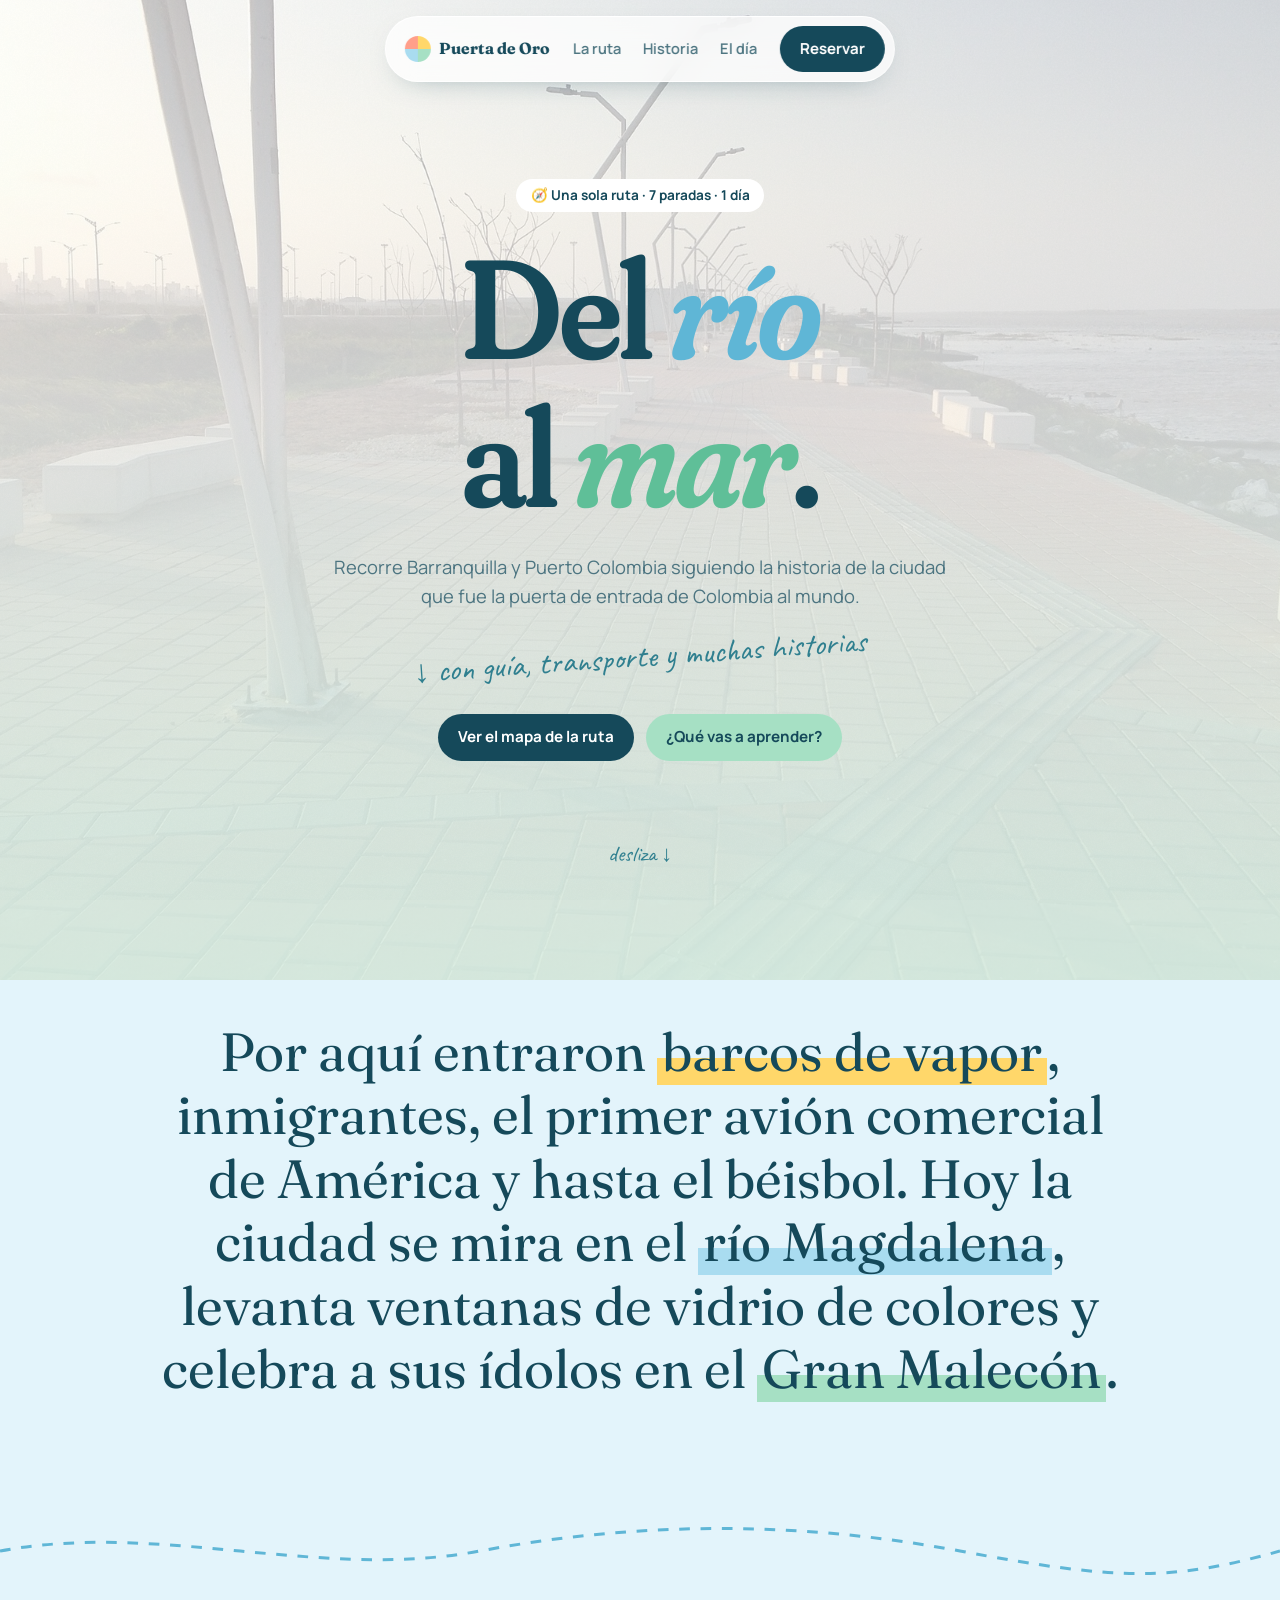
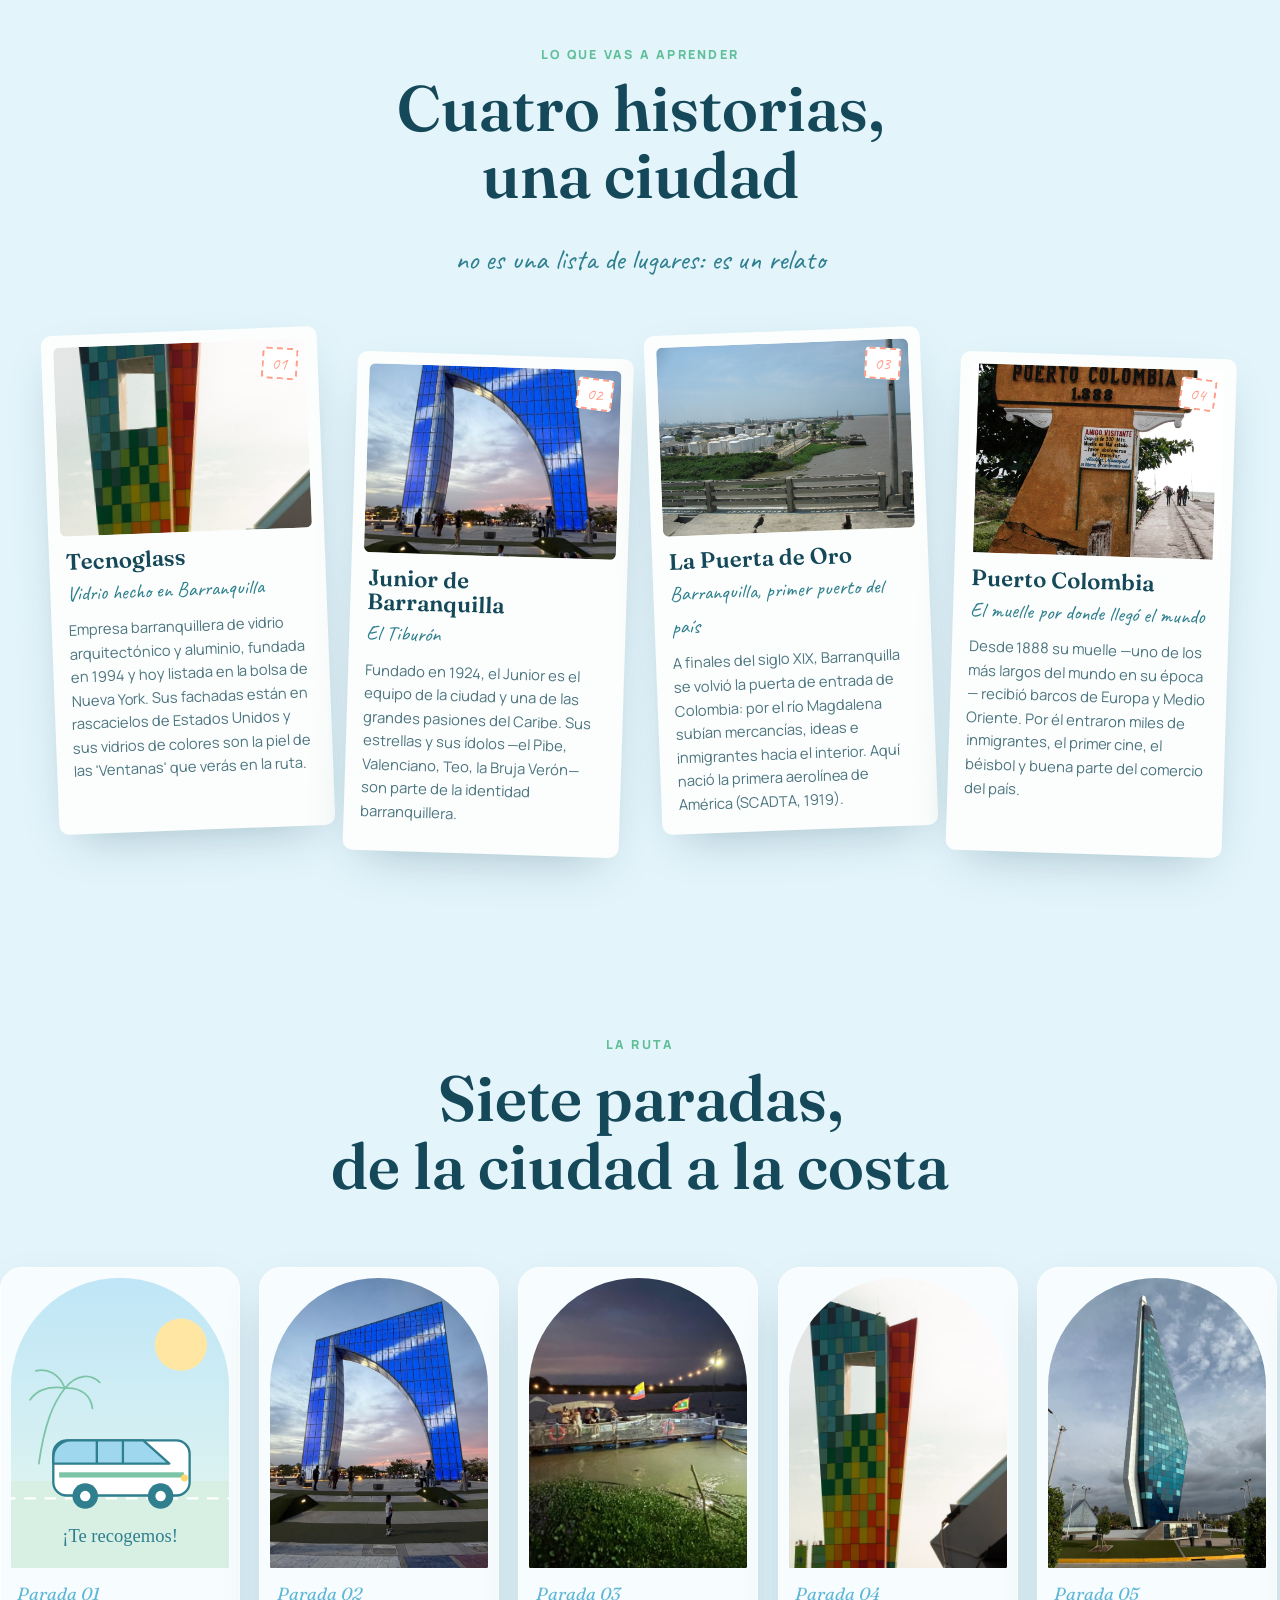
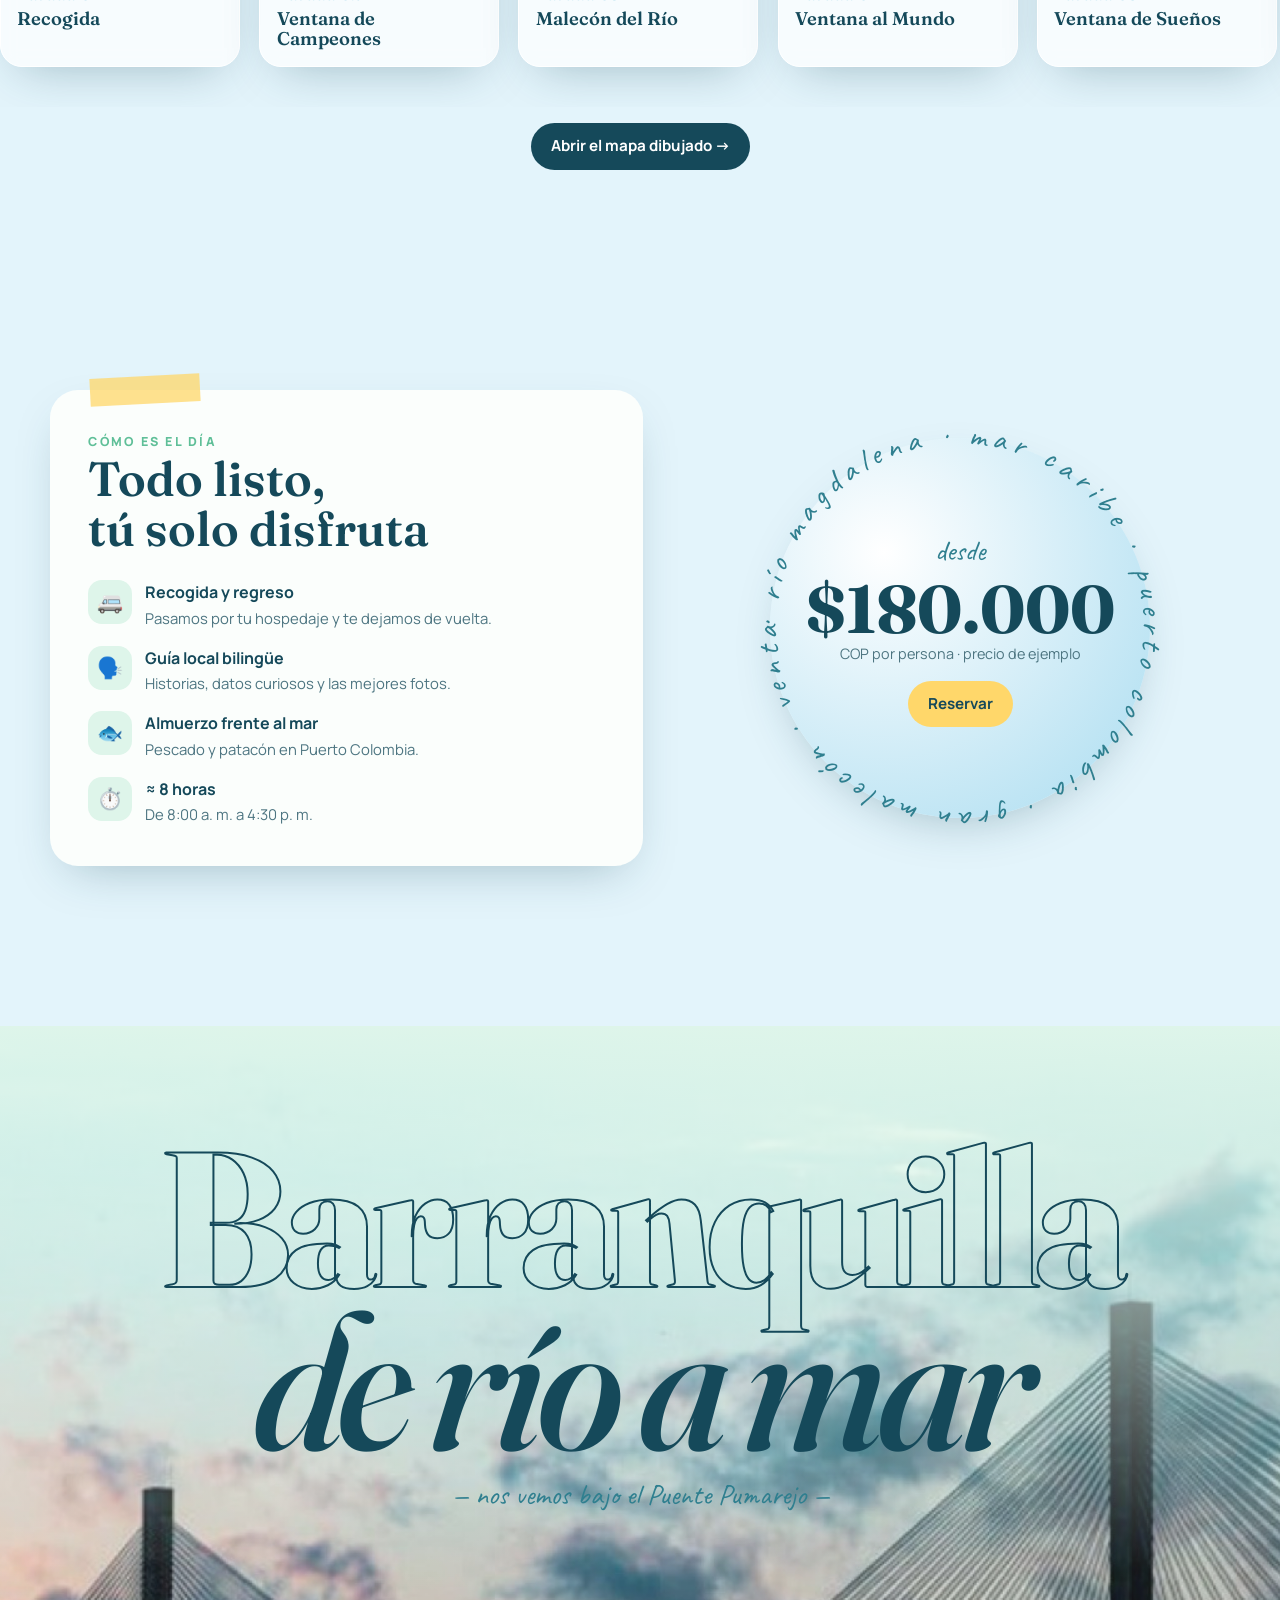
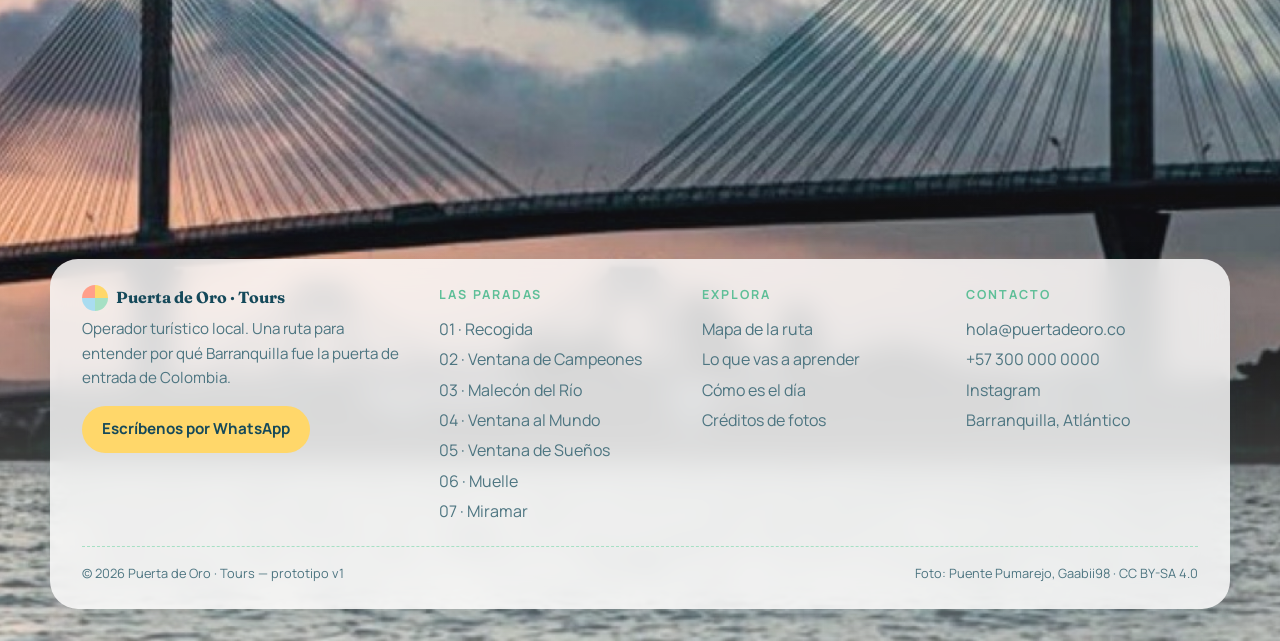
<file: index.html>
<!doctype html>
<html lang="es">
<head>
  <meta charset="utf-8">
  <meta name="viewport" content="width=device-width, initial-scale=1">
  <title>Puerta de Oro · Tours en Barranquilla</title>
  <link rel="icon" type="image/svg+xml" href="assets/favicon.svg">
  <meta name="description" content="Una ruta por Barranquilla y Puerto Colombia: del río Magdalena al mar Caribe.">
  <link rel="preconnect" href="https://fonts.googleapis.com">
  <link rel="preconnect" href="https://fonts.gstatic.com" crossorigin>
  <link href="https://fonts.googleapis.com/css2?family=Caveat:wght@500;700&family=Fraunces:ital,opsz,wght,SOFT,WONK@0,9..144,400..800,0..100,0..1;1,9..144,400..800,0..100,0..1&family=Manrope:wght@400;600;700;800&display=swap" rel="stylesheet">
  <link rel="stylesheet" href="css/styles.css">
</head>
<body>

  <!-- HERO -->
  <section class="hero">
    <div class="wrap">
      <span class="tag reveal">🧭 Una sola ruta · 7 paradas · 1 día</span>
      <h1 class="reveal">Del <em>río</em><br>al <span class="mar">mar</span>.</h1>
      <p class="sub reveal">Recorre Barranquilla y Puerto Colombia siguiendo la historia de la ciudad que fue la puerta de entrada de Colombia al mundo.</p>
      <span class="hand hand-note reveal">↓ con guía, transporte y muchas historias</span>
      <div class="ctas reveal">
        <a class="btn" href="ruta.html">Ver el mapa de la ruta</a>
        <a class="btn soft" href="#historia">¿Qué vas a aprender?</a>
      </div>
    </div>
    <div class="scroll-hint">desliza ↓</div>
  </section>

  <!-- MANIFIESTO -->
  <section class="manifesto">
    <div class="wrap">
      <p class="big reveal">
        Por aquí entraron <span class="hl">barcos de vapor</span>, inmigrantes, el primer avión comercial de América y hasta el béisbol.
        Hoy la ciudad se mira en el <span class="hl b">río Magdalena</span>, levanta ventanas de vidrio de colores
        y celebra a sus ídolos en el <span class="hl g">Gran Malecón</span>.
      </p>
    </div>
  </section>

  <svg class="river-line" viewBox="0 0 1200 60" preserveAspectRatio="none" aria-hidden="true">
    <path d="M0 30 C 150 0, 300 60, 450 30 S 750 0, 900 30 S 1100 60, 1200 30" fill="none" stroke="#5fb6d6" stroke-width="3" stroke-dasharray="10 10"/>
  </svg>

  <!-- TEMAS -->
  <section class="themes" id="historia">
    <div class="wrap">
      <div class="section-head reveal">
        <span class="kicker">Lo que vas a aprender</span>
        <h2>Cuatro historias,<br>una ciudad</h2>
        <p class="hand">no es una lista de lugares: es un relato</p>
      </div>
      <div class="postcards" id="postcards"></div>
    </div>
  </section>

  <!-- PREVIEW DE RUTA -->
  <section class="strip-sec">
    <div class="wrap">
      <div class="section-head reveal">
        <span class="kicker">La ruta</span>
        <h2>Siete paradas,<br>de la ciudad a la costa</h2>
      </div>
    </div>
    <div class="strip" id="strip"></div>
    <div class="cta-row"><a class="btn" href="ruta.html">Abrir el mapa dibujado →</a></div>
  </section>

  <!-- EL DÍA -->
  <section class="day" id="dia">
    <div class="wrap day-grid">
      <div class="day-card reveal">
        <span class="kicker">Cómo es el día</span>
        <h2>Todo listo,<br>tú solo disfruta</h2>
        <ul class="day-list">
          <li><div class="ic">🚐</div><div><strong>Recogida y regreso</strong><span>Pasamos por tu hospedaje y te dejamos de vuelta.</span></div></li>
          <li><div class="ic">🗣️</div><div><strong>Guía local bilingüe</strong><span>Historias, datos curiosos y las mejores fotos.</span></div></li>
          <li><div class="ic">🐟</div><div><strong>Almuerzo frente al mar</strong><span>Pescado y patacón en Puerto Colombia.</span></div></li>
          <li><div class="ic">⏱️</div><div><strong>≈ 8 horas</strong><span>De 8:00 a. m. a 4:30 p. m.</span></div></li>
        </ul>
      </div>
      <div class="reveal">
        <div class="price-bubble">
          <svg class="spin" viewBox="0 0 200 200" aria-hidden="true">
            <defs><path id="circ" d="M100,100 m-88,0 a88,88 0 1,1 176,0 a88,88 0 1,1 -176,0"/></defs>
            <text font-family="Caveat" font-size="15" fill="#2f7f8f" letter-spacing="3"><textPath href="#circ">· río magdalena · mar caribe · puerto colombia · gran malecón · ventana al mundo </textPath></text>
          </svg>
          <div>
            <div class="from">desde</div>
            <div class="amt">$180.000</div>
            <div class="per">COP por persona · precio de ejemplo</div>
            <a class="btn sun" style="margin-top:1rem" href="#" data-wa>Reservar</a>
          </div>
        </div>
      </div>
    </div>
  </section>

  <script src="js/data.js"></script>
  <script src="js/common.js"></script>
  <script>
    Site.backdrop("assets/img/malecon-avenida.jpg");
    Site.nav("home");
    Site.ghosts([
      { img: "assets/img/shakira.jpg",       cap: "Shakira",          side: "left",  top: "14%", from: 0.06, to: 0.26 },
      { img: "assets/img/sofia.jpg",         cap: "Sofía Vergara",    side: "right", top: "30%", from: 0.18, to: 0.40 },
      { img: "assets/img/joe.jpg",           cap: "El Joe",           side: "left",  top: "34%", from: 0.36, to: 0.56 },
      { img: "assets/img/ventana-mundo.jpg", cap: "Ventana al Mundo", side: "right", top: "16%", from: 0.50, to: 0.68 },
      { img: "assets/img/faro.jpg",          cap: "Faro de Pto. Colombia", side: "left", top: "20%", from: 0.64, to: 0.78 },
    ]);

    document.getElementById("postcards").innerHTML = Object.values(THEMES).map((t, i) => `
      <article class="postcard reveal" style="transition-delay:${i * 90}ms">
        <div class="ph"><img src="${t.img}" alt="${t.title}"><span class="stamp">0${i + 1}</span></div>
        <h3>${t.title}</h3>
        <div class="hand">${t.kicker}</div>
        <p>${t.text}</p>
      </article>`).join("");

    document.getElementById("strip").innerHTML = STOPS.map((s) => `
      <a class="stop-card" href="parada.html?id=${s.id}">
        <div class="ph"><img src="${s.img}" alt="${s.name}" loading="lazy"></div>
        <div class="num">Parada ${String(s.n).padStart(2, "0")}</div>
        <h3>${s.short}</h3>
      </a>`).join("");

    document.querySelectorAll("[data-wa]").forEach((a) => { a.href = Site.WHATSAPP; a.target = "_blank"; });
    Site.footer();
    Site.reveals();
  </script>
</body>
</html>
</file>
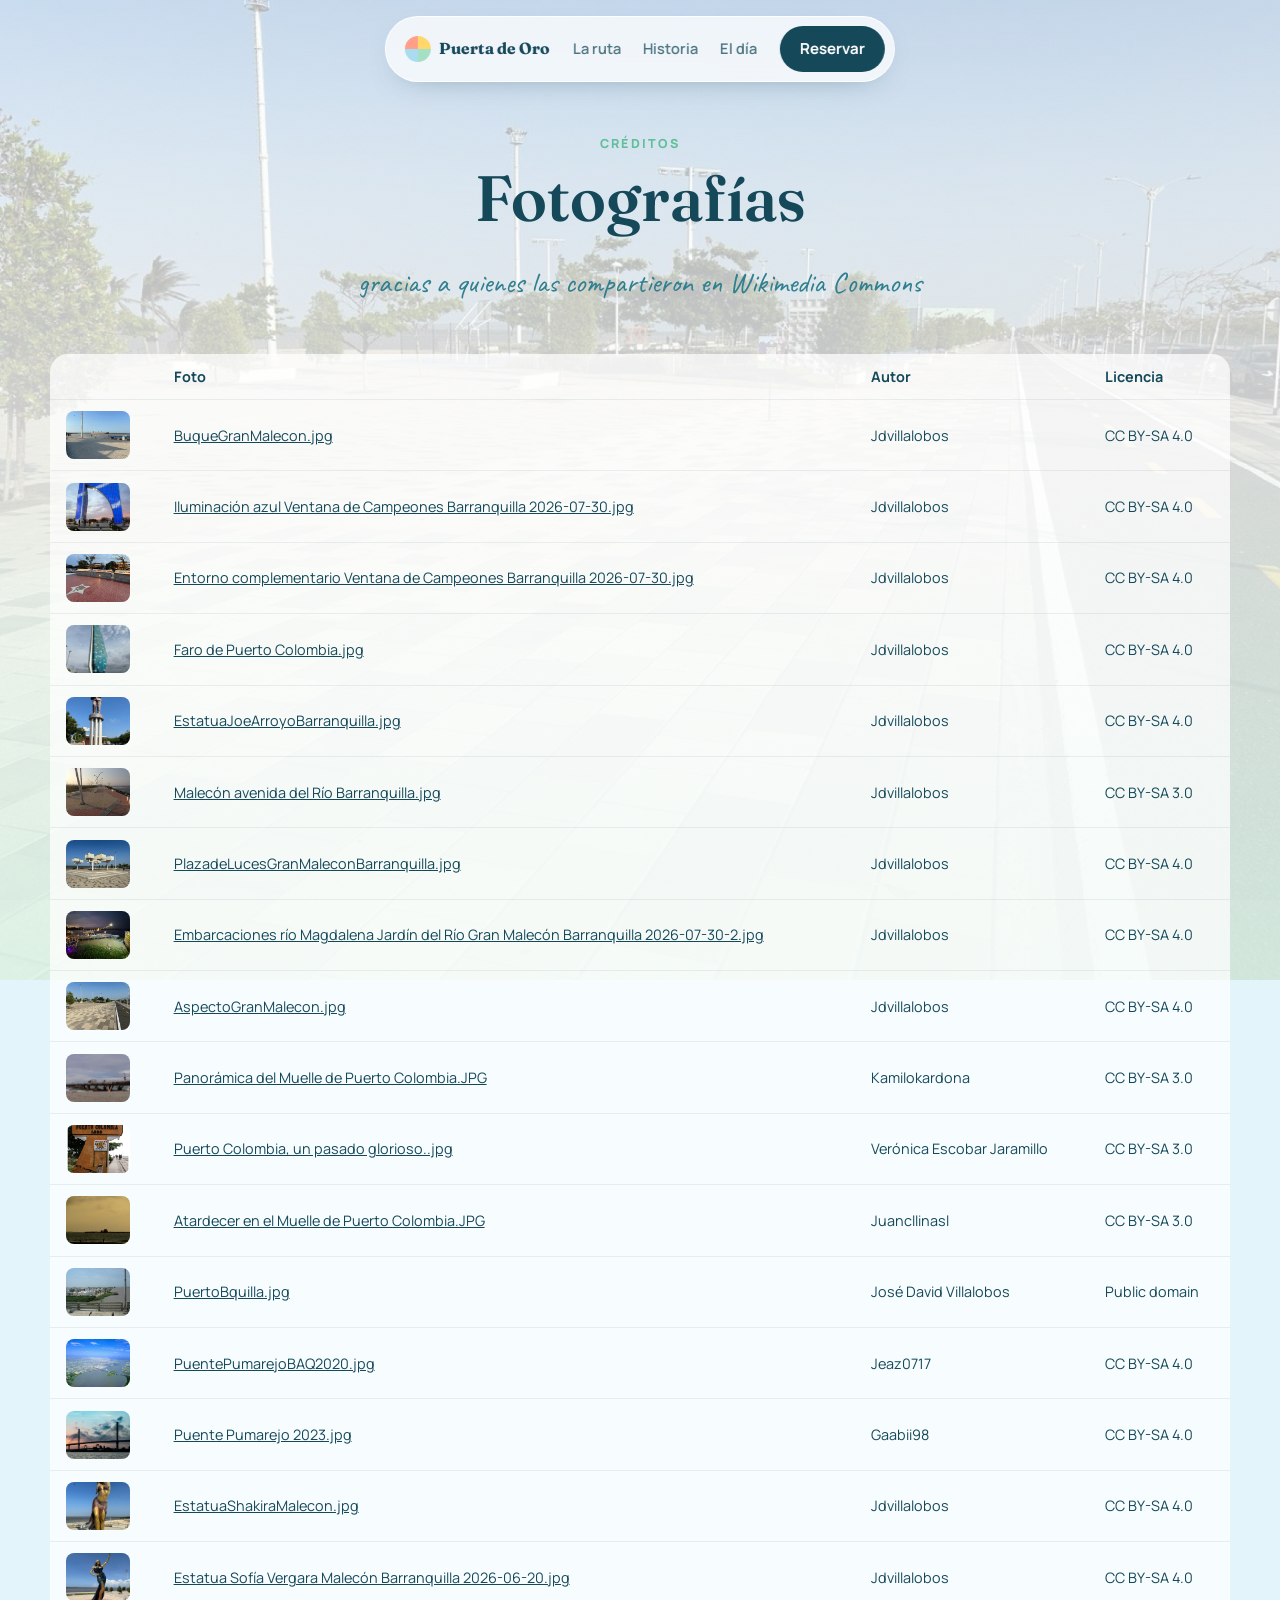
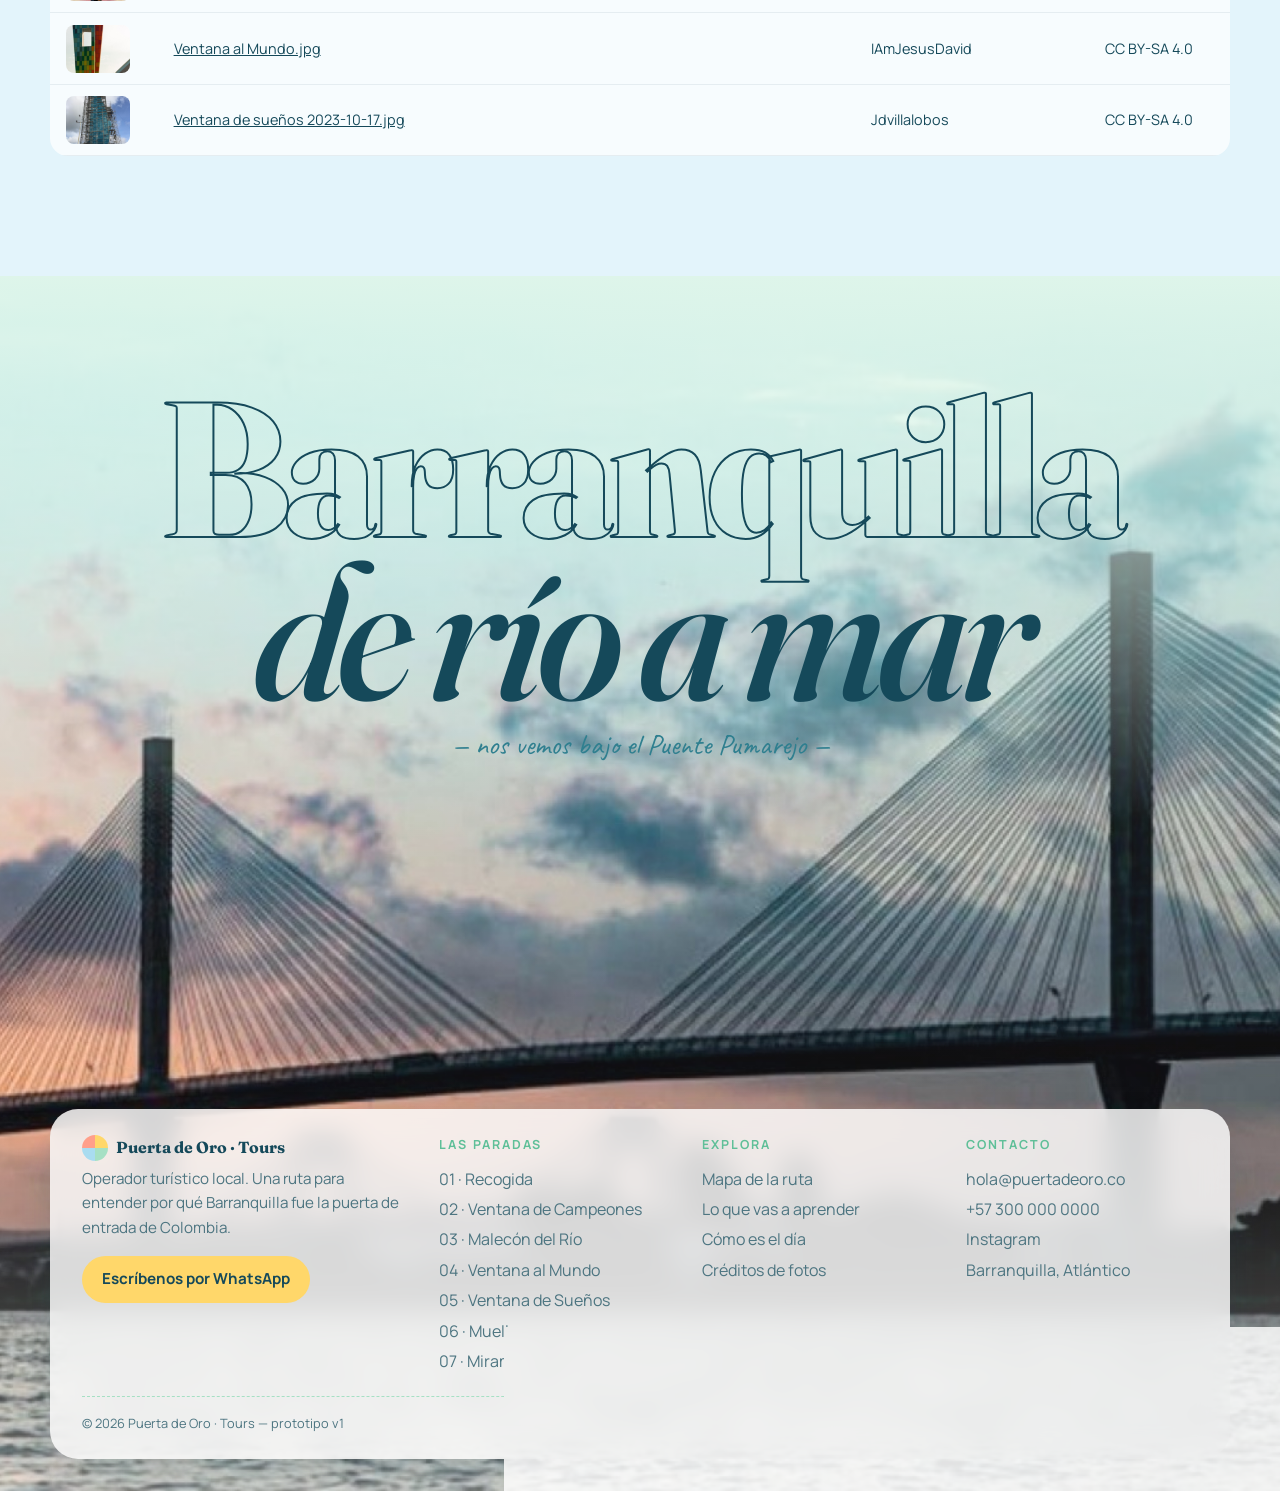
<file: creditos.html>
<!doctype html>
<html lang="es">
<head>
  <meta charset="utf-8">
  <meta name="viewport" content="width=device-width, initial-scale=1">
  <title>Créditos · Puerta de Oro</title>
  <link rel="icon" type="image/svg+xml" href="assets/favicon.svg">
  <link href="https://fonts.googleapis.com/css2?family=Caveat:wght@500;700&family=Fraunces:ital,opsz,wght@0,9..144,400..800;1,9..144,400..800&family=Manrope:wght@400;600;700;800&display=swap" rel="stylesheet">
  <link rel="stylesheet" href="css/styles.css">
</head>
<body>
  <section class="credits">
    <div class="wrap">
      <div class="section-head"><span class="kicker">Créditos</span><h2>Fotografías</h2><p class="hand">gracias a quienes las compartieron en Wikimedia Commons</p></div>
      <div class="tbl"><table><thead><tr><th></th><th>Foto</th><th>Autor</th><th>Licencia</th></tr></thead><tbody id="rows"></tbody></table></div>
    </div>
  </section>
  <script src="js/data.js"></script>
  <script src="js/credits.js"></script>
  <script src="js/common.js"></script>
  <script>
    Site.backdrop("assets/img/malecon.jpg");
    Site.nav();
    document.getElementById("rows").innerHTML = CREDITS.map((c) => `
      <tr><td><img src="assets/img/${c.file}" alt=""></td>
      <td><a href="${c.url}" target="_blank" rel="noopener">${c.title.replace("File:", "")}</a></td>
      <td>${c.author}</td><td>${c.license}</td></tr>`).join("");
    Site.footer();
  </script>
</body>
</html>
</file>
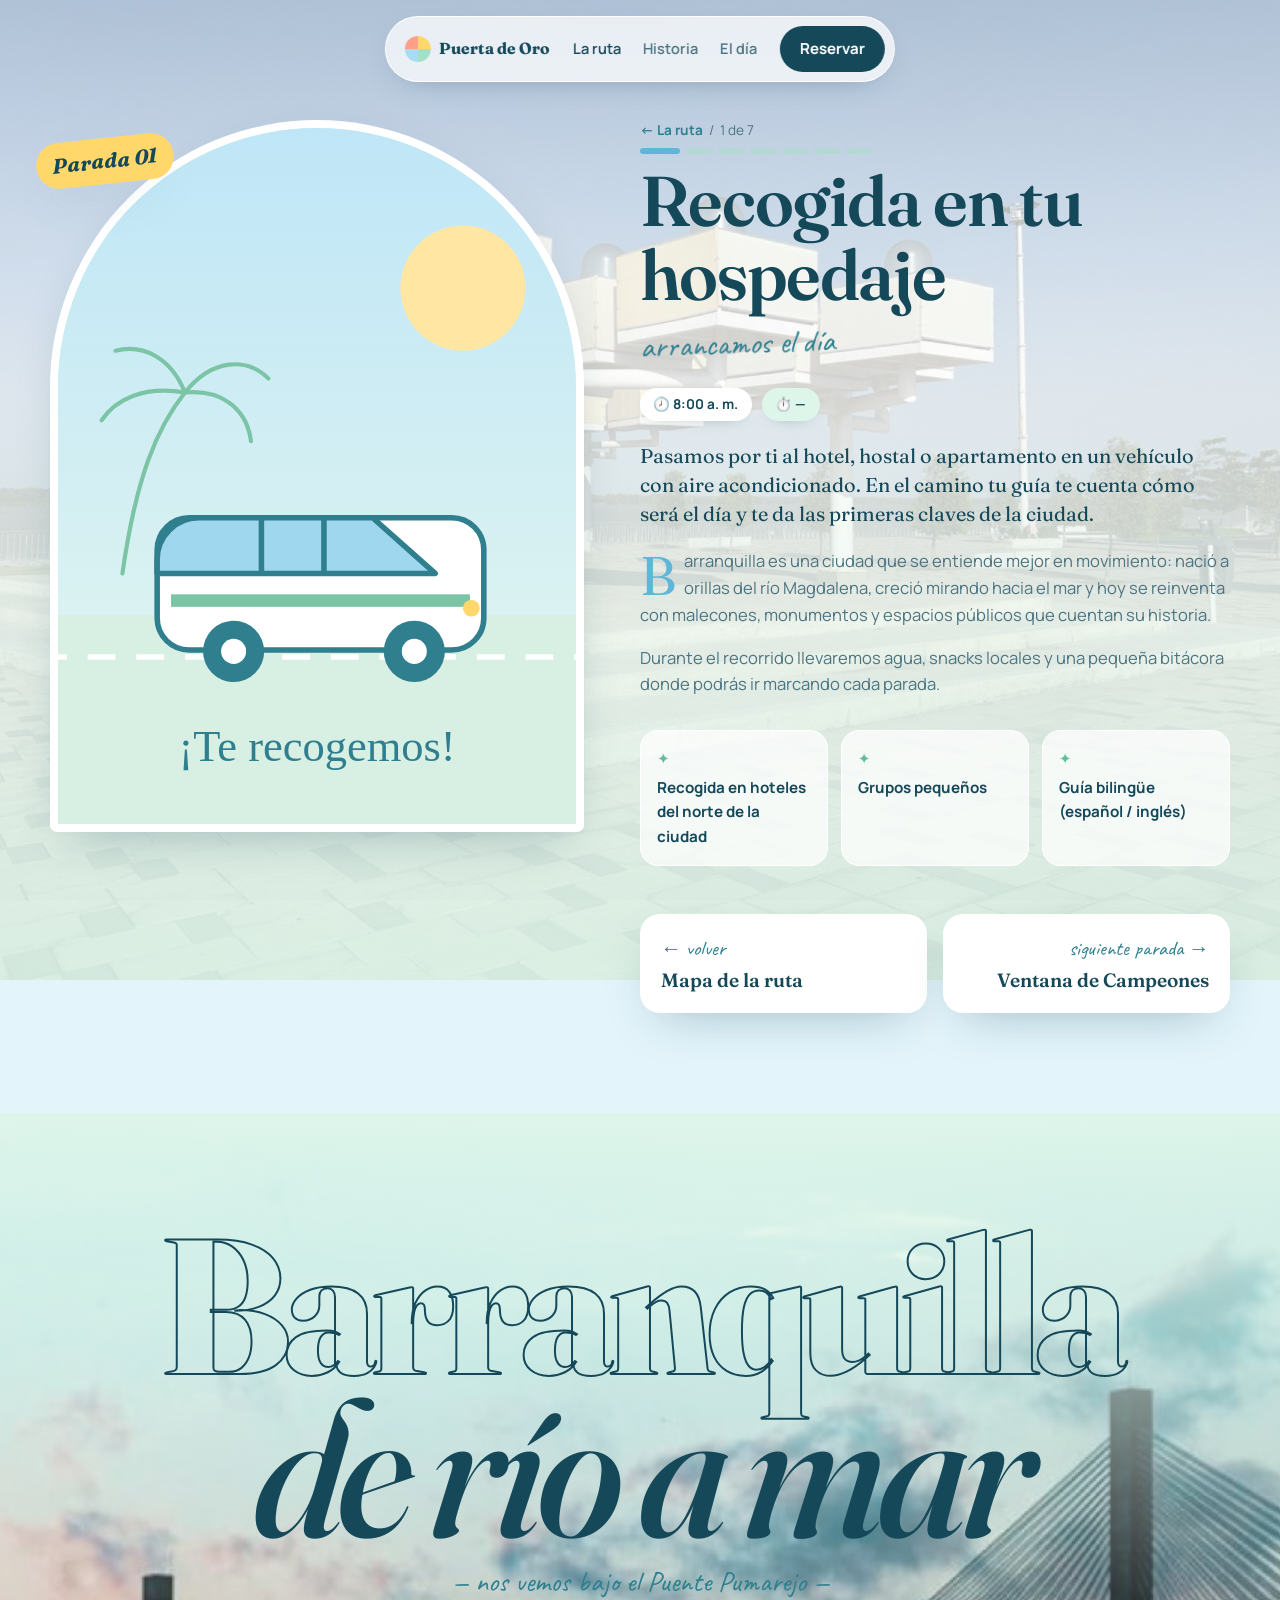
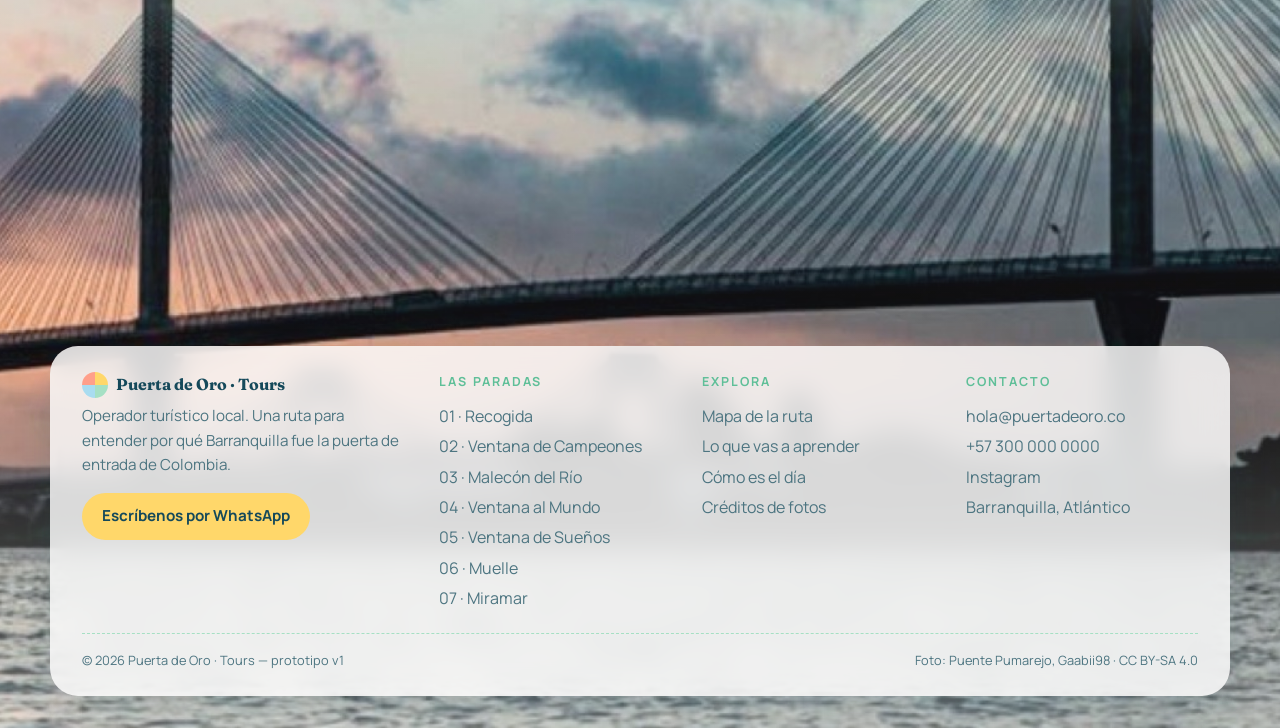
<file: parada.html>
<!doctype html>
<html lang="es">
<head>
  <meta charset="utf-8">
  <meta name="viewport" content="width=device-width, initial-scale=1">
  <title>Parada · Puerta de Oro</title>
  <link rel="icon" type="image/svg+xml" href="assets/favicon.svg">
  <link rel="preconnect" href="https://fonts.googleapis.com">
  <link rel="preconnect" href="https://fonts.gstatic.com" crossorigin>
  <link href="https://fonts.googleapis.com/css2?family=Caveat:wght@500;700&family=Fraunces:ital,opsz,wght,SOFT,WONK@0,9..144,400..800,0..100,0..1;1,9..144,400..800,0..100,0..1&family=Manrope:wght@400;600;700;800&display=swap" rel="stylesheet">
  <link rel="stylesheet" href="css/styles.css">
</head>
<body>

  <main class="stop-page">
    <div class="wrap stop-grid" id="stop"></div>
  </main>

  <script src="js/data.js"></script>
  <script src="js/common.js"></script>
  <script>
    const id = new URLSearchParams(location.search).get("id") || STOPS[0].id;
    const i = Math.max(0, STOPS.findIndex((s) => s.id === id));
    const s = STOPS[i];
    const prev = STOPS[i - 1], next = STOPS[i + 1];
    const pics = [s.img, ...(s.gallery || [])];
    document.title = `${s.name} · Puerta de Oro`;

    Site.backdrop(s.bg);
    Site.nav("ruta");

    document.getElementById("stop").innerHTML = `
      <div class="stop-visual reveal">
        <div class="arch"><img id="main-img" src="${pics[0]}" alt="${s.name}"></div>
        <span class="badge">Parada ${String(s.n).padStart(2, "0")}</span>
        ${pics.length > 1 ? `<div class="thumbs">${pics.map((p, k) => `<button class="${k ? "" : "active"}" data-src="${p}"><img src="${p}" alt=""></button>`).join("")}</div>` : ""}
      </div>

      <article class="stop-text">
        <div class="crumbs reveal"><a href="ruta.html">← La ruta</a> &nbsp;/&nbsp; ${s.n} de ${STOPS.length}</div>
        <div class="progress-dots">${STOPS.map((x) => `<a href="parada.html?id=${x.id}" class="${x.id === s.id ? "cur" : ""}" title="${x.name}"></a>`).join("")}</div>
        <h1 class="reveal">${s.name}</h1>
        <div class="hand reveal">${s.hand}</div>
        <div class="meta reveal">
          <span class="chip">🕗 ${s.time}</span>
          <span class="chip g">⏱️ ${s.duration}</span>
        </div>
        <p class="intro reveal">${s.intro}</p>
        <div class="body reveal">${s.body.map((p) => `<p>${p}</p>`).join("")}</div>

        <div class="facts reveal">${s.facts.map((f) => `<div class="fact">${f}</div>`).join("")}</div>

        ${s.themes.length ? `
          <div class="reveal">
            <span class="kicker">Esta parada conecta con</span>
            ${s.themes.map((t) => THEMES[t]).map((t) => `
              <div class="theme-link">
                <img src="${t.img}" alt="">
                <div><h4>${t.title}</h4><p>${t.text}</p></div>
              </div>`).join("")}
          </div>` : ""}

        ${s.verificar ? `<div class="verify">✎ Prototipo: los datos de esta parada son un borrador y deben verificarse antes de publicar.</div>` : ""}

        <nav class="pager">
          ${prev ? `<a href="parada.html?id=${prev.id}"><div class="dir">← parada anterior</div><div class="nm">${prev.short}</div></a>` : `<a href="ruta.html"><div class="dir">← volver</div><div class="nm">Mapa de la ruta</div></a>`}
          ${next ? `<a class="next" href="parada.html?id=${next.id}"><div class="dir">siguiente parada →</div><div class="nm">${next.short}</div></a>` : `<a class="next" href="${Site.WHATSAPP}" target="_blank" rel="noopener"><div class="dir">¿te animas? →</div><div class="nm">Reservar la ruta</div></a>`}
        </nav>
      </article>`;

    const main = document.getElementById("main-img");
    document.querySelectorAll(".thumbs button").forEach((b) => b.addEventListener("click", () => {
      document.querySelectorAll(".thumbs button").forEach((x) => x.classList.remove("active"));
      b.classList.add("active");
      main.src = b.dataset.src;
    }));

    Site.footer();
    Site.reveals();
  </script>
</body>
</html>
</file>
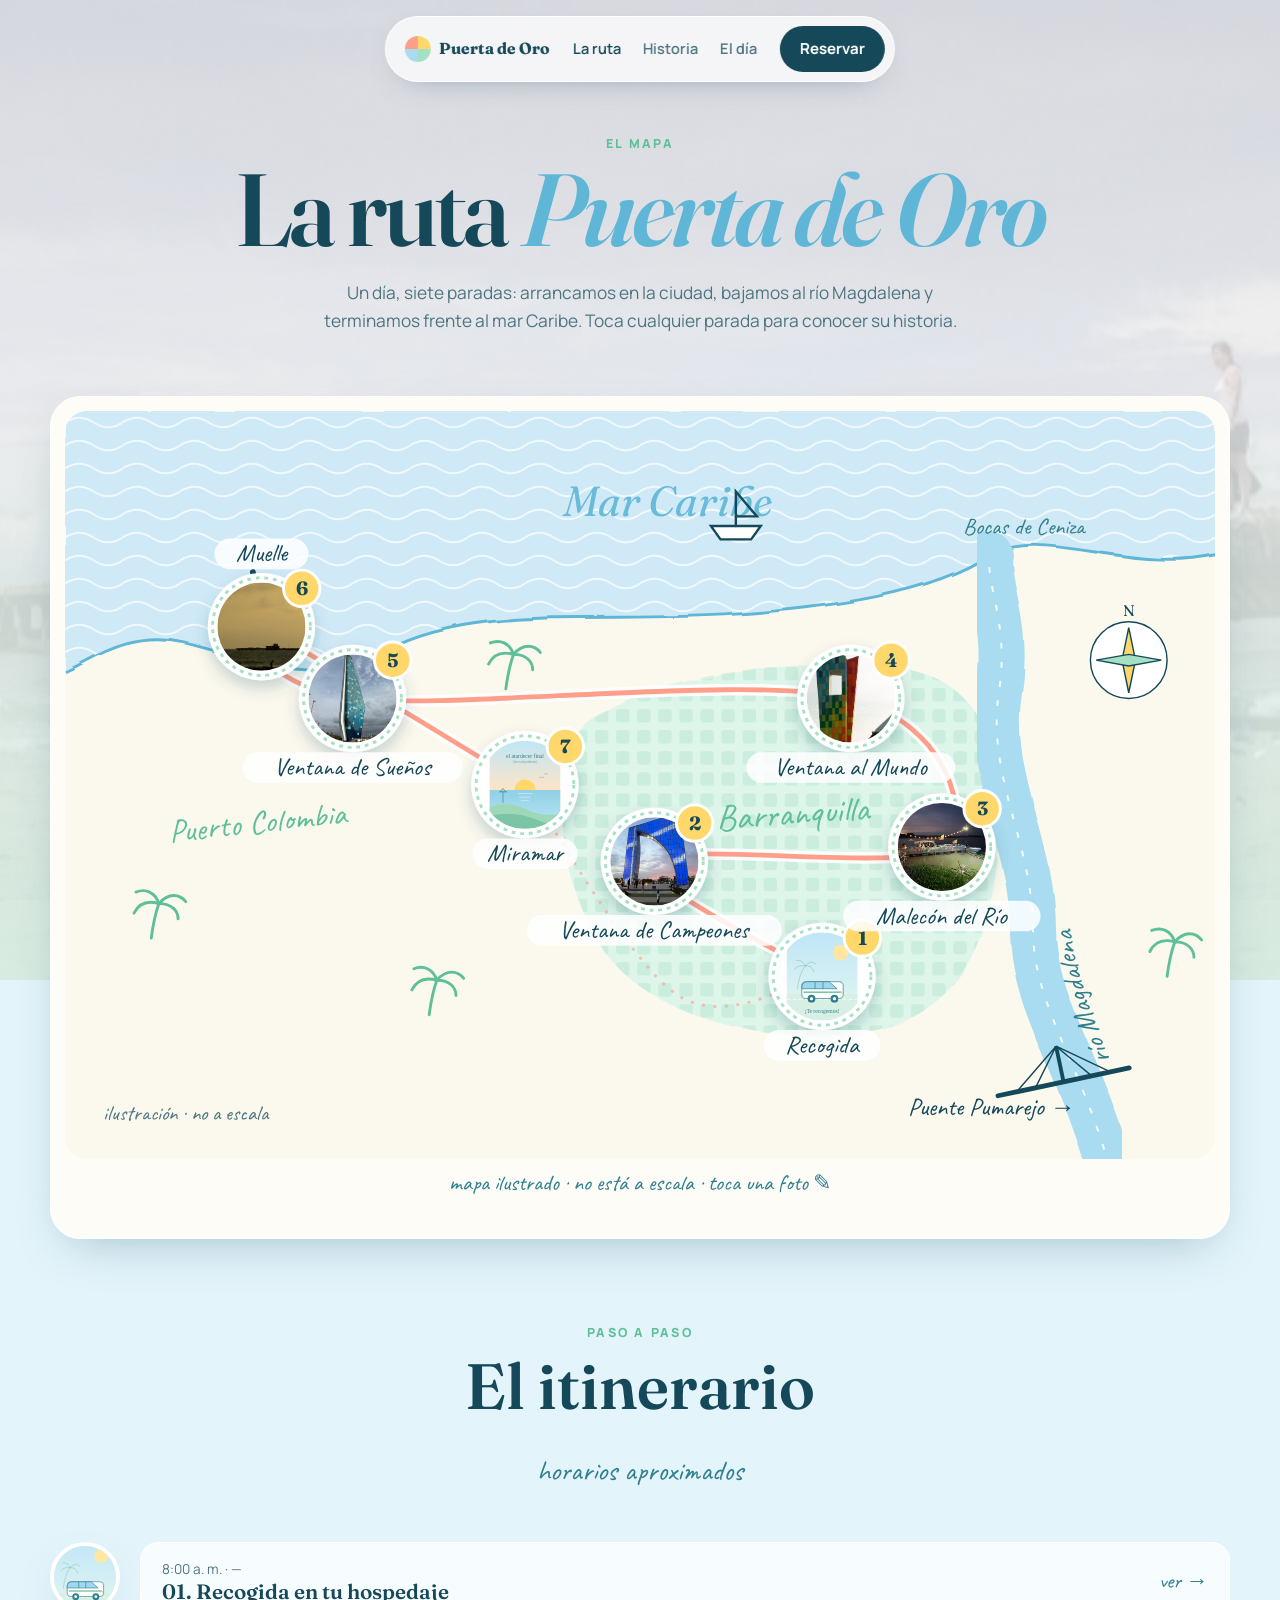
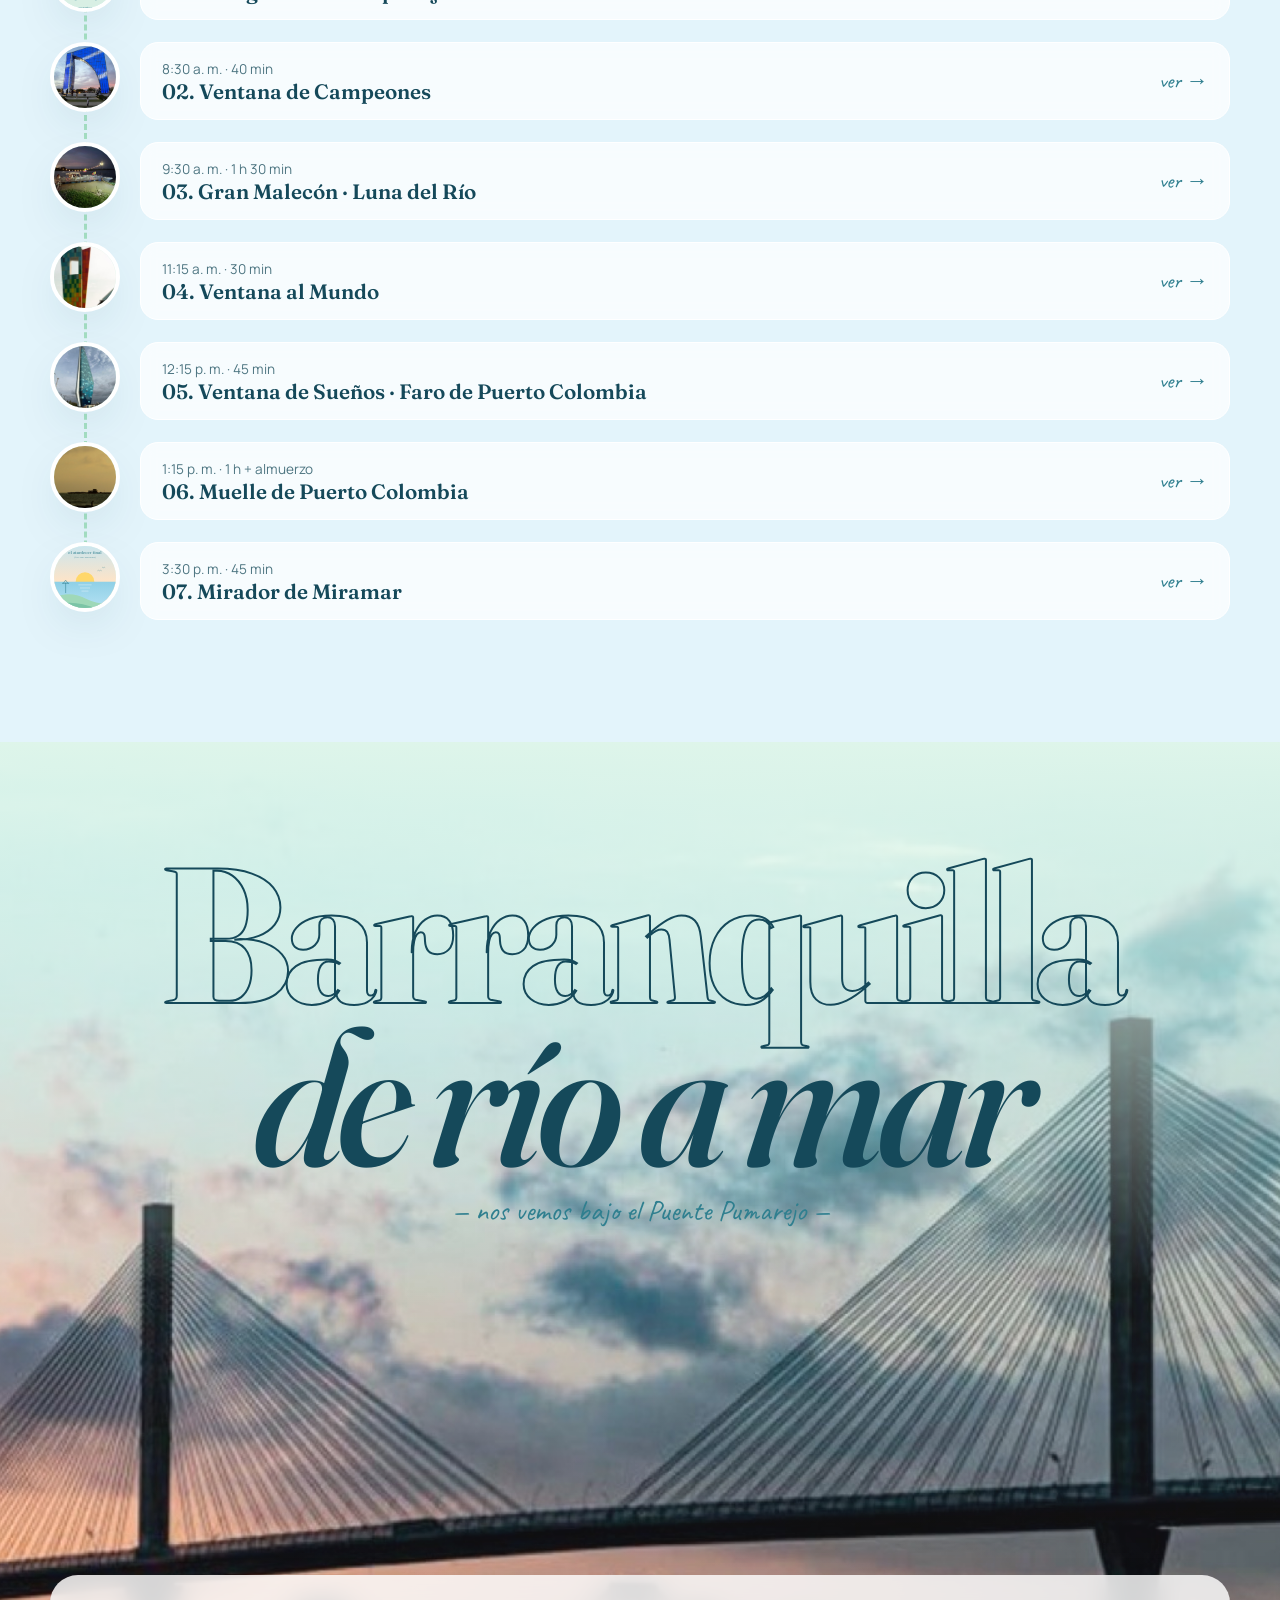
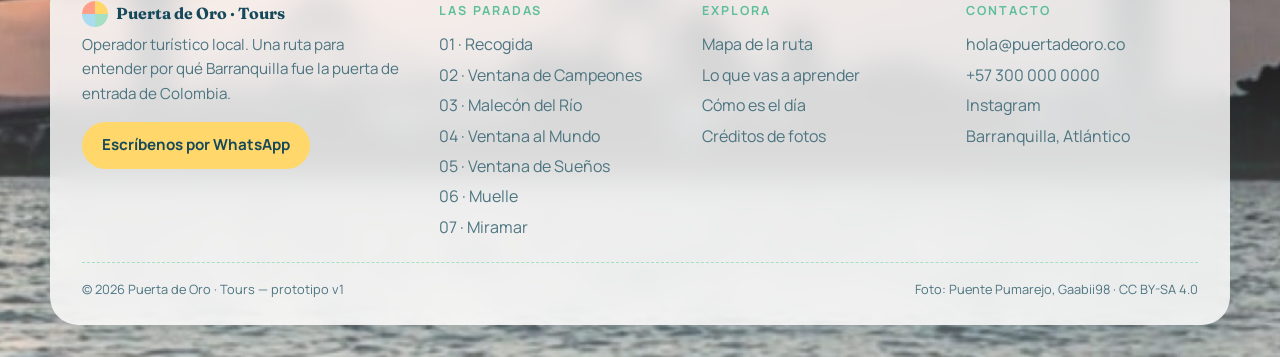
<file: ruta.html>
<!doctype html>
<html lang="es">
<head>
  <meta charset="utf-8">
  <meta name="viewport" content="width=device-width, initial-scale=1">
  <title>La Ruta · Puerta de Oro</title>
  <link rel="icon" type="image/svg+xml" href="assets/favicon.svg">
  <link rel="preconnect" href="https://fonts.googleapis.com">
  <link rel="preconnect" href="https://fonts.gstatic.com" crossorigin>
  <link href="https://fonts.googleapis.com/css2?family=Caveat:wght@500;700&family=Fraunces:ital,opsz,wght,SOFT,WONK@0,9..144,400..800,0..100,0..1;1,9..144,400..800,0..100,0..1&family=Manrope:wght@400;600;700;800&display=swap" rel="stylesheet">
  <link rel="stylesheet" href="css/styles.css">
</head>
<body>

  <section class="route-hero">
    <div class="wrap">
      <span class="kicker reveal">El mapa</span>
      <h1 class="reveal">La ruta <em>Puerta de Oro</em></h1>
      <p class="reveal">Un día, siete paradas: arrancamos en la ciudad, bajamos al río Magdalena y terminamos frente al mar Caribe. Toca cualquier parada para conocer su historia.</p>
    </div>
  </section>

  <section>
    <div class="wrap">
      <div class="map-card reveal">
        <div class="map-scroll"><svg id="map" viewBox="0 0 1200 780" role="img" aria-label="Mapa ilustrado de la ruta"></svg></div>
        <p class="map-tip">mapa ilustrado · no está a escala · toca una foto ✎</p>
      </div>
    </div>
  </section>

  <section class="timeline">
    <div class="wrap">
      <div class="section-head reveal">
        <span class="kicker">Paso a paso</span>
        <h2>El itinerario</h2>
        <p class="hand">horarios aproximados</p>
      </div>
      <ol class="tl" id="tl"></ol>
    </div>
  </section>

  <script src="js/data.js"></script>
  <script src="js/common.js"></script>
  <script>
    Site.backdrop("assets/img/muelle-pano.jpg");
    Site.nav("ruta");
    Site.ghosts([
      { img: "assets/img/joe.jpg",     cap: "El Joe",   side: "left",  top: "22%", from: 0.30, to: 0.55 },
      { img: "assets/img/shakira.jpg", cap: "Shakira",  side: "right", top: "26%", from: 0.45, to: 0.70 },
    ]);

    // ---------- Mapa dibujado ----------
    const svg = document.getElementById("map");
    const NS = "http://www.w3.org/2000/svg";

    // Curva suave que pasa por todos los puntos (Catmull-Rom → Bézier)
    function smooth(pts) {
      let d = `M${pts[0].x} ${pts[0].y}`;
      for (let i = 0; i < pts.length - 1; i++) {
        const p0 = pts[i - 1] || pts[i], p1 = pts[i], p2 = pts[i + 1], p3 = pts[i + 2] || p2;
        const c1 = { x: p1.x + (p2.x - p0.x) / 6, y: p1.y + (p2.y - p0.y) / 6 };
        const c2 = { x: p2.x - (p3.x - p1.x) / 6, y: p2.y - (p3.y - p1.y) / 6 };
        d += ` C${c1.x} ${c1.y}, ${c2.x} ${c2.y}, ${p2.x} ${p2.y}`;
      }
      return d;
    }

    const pts = STOPS.map((s) => s.map);
    const clips = STOPS.map((s) => `<clipPath id="c-${s.id}"><circle r="46"/></clipPath>`).join("");

    const pins = STOPS.map((s, i) => {
      const lw = s.short.length * 12 + 26;
      const below = s.map.y < 260 ? -1 : 1; // etiqueta arriba si el pin está cerca del borde
      const ly = below > 0 ? 78 : -70;
      return `
      <a href="parada.html?id=${s.id}" class="stop-pin" aria-label="Parada ${s.n}: ${s.name}">
        <g transform="translate(${s.map.x} ${s.map.y})">
          <g class="pin-pop" style="transition-delay:${0.6 + i * 0.35}s">
            <g class="ring">
              <circle r="56" fill="#fff" filter="url(#sh)"/>
              <circle r="51" fill="none" stroke="#a6e0c4" stroke-width="3" stroke-dasharray="4 5"/>
              <image href="${s.img}" x="-46" y="-46" width="92" height="92" preserveAspectRatio="xMidYMid slice" clip-path="url(#c-${s.id})"/>
              <circle cx="42" cy="-40" r="19" fill="#ffd76a" stroke="#fff" stroke-width="3"/>
              <text x="42" y="-33" text-anchor="middle" font-family="Fraunces" font-weight="700" font-size="20" fill="#15495a">${s.n}</text>
            </g>
            <rect class="lbl-bg" x="${-lw / 2}" y="${ly - 22}" width="${lw}" height="32" rx="16"/>
            <text class="lbl" y="${ly + 2}" text-anchor="middle">${s.short}</text>
          </g>
        </g>
      </a>`;
    }).join("");

    svg.innerHTML = `
      <defs>
        ${clips}
        <filter id="sh" x="-30%" y="-30%" width="160%" height="160%"><feDropShadow dx="0" dy="8" stdDeviation="8" flood-color="#15495a" flood-opacity=".22"/></filter>
        <filter id="rough"><feTurbulence type="fractalNoise" baseFrequency=".02" numOctaves="2" seed="3"/><feDisplacementMap in="SourceGraphic" scale="6"/></filter>
        <pattern id="waves" width="60" height="24" patternUnits="userSpaceOnUse"><path d="M0 12 q15 -10 30 0 t30 0" fill="none" stroke="#fff" stroke-width="2" opacity=".7"/></pattern>
        <pattern id="blocks" width="22" height="22" patternUnits="userSpaceOnUse"><rect x="3" y="3" width="14" height="14" rx="3" fill="#a6e0c4" opacity=".35"/></pattern>
      </defs>

      <!-- tierra -->
      <rect width="1200" height="780" fill="#fbf8ee"/>
      <!-- mar Caribe -->
      <path filter="url(#rough)" d="M0 0 H1200 V150 C1110 170 1020 120 965 150 C905 190 800 205 700 212 C560 222 430 200 335 250 C265 290 205 262 125 242 C65 228 25 262 0 272 Z" fill="#cfeaf6"/>
      <path d="M0 0 H1200 V150 C1110 170 1020 120 965 150 C905 190 800 205 700 212 C560 222 430 200 335 250 C265 290 205 262 125 242 C65 228 25 262 0 272 Z" fill="url(#waves)"/>
      <path filter="url(#rough)" d="M0 272 C25 262 65 228 125 242 C205 262 265 290 335 250 C430 200 560 222 700 212 C800 205 905 190 965 150 C1020 120 1110 170 1200 150" fill="none" stroke="#5fb6d6" stroke-width="3"/>

      <!-- ciudad -->
      <path filter="url(#rough)" d="M540 330 C600 280 760 250 880 270 C960 285 980 360 975 440 C970 540 940 640 820 650 C700 660 600 620 560 560 C520 500 500 380 540 330Z" fill="#def5ea"/>
      <path d="M540 330 C600 280 760 250 880 270 C960 285 980 360 975 440 C970 540 940 640 820 650 C700 660 600 620 560 560 C520 500 500 380 540 330Z" fill="url(#blocks)"/>
      <text x="760" y="432" font-family="Caveat" font-size="38" fill="#5fbf98" text-anchor="middle" transform="rotate(-4 760 432)">Barranquilla</text>

      <!-- río Magdalena -->
      <path filter="url(#rough)" d="M1090 790 C1060 680 1010 620 1010 540 C1010 450 960 380 975 290 C985 220 960 180 965 150" fill="none" stroke="#a9dcf0" stroke-width="48" stroke-linecap="round"/>
      <path d="M1090 790 C1060 680 1010 620 1010 540 C1010 450 960 380 975 290 C985 220 960 180 965 150" fill="none" stroke="#fff" stroke-width="2" stroke-dasharray="6 14" opacity=".9"/>
      <text font-family="Caveat" font-size="30" fill="#2f7f8f"><textPath href="#rio-txt" startOffset="18%">río Magdalena</textPath></text>
      <path id="rio-txt" d="M1120 760 C1090 660 1050 600 1050 520 C1050 440 1005 370 1018 290" fill="none"/>
      <text x="1000" y="128" font-family="Caveat" font-size="24" fill="#2f7f8f" text-anchor="middle">Bocas de Ceniza</text>

      <!-- Puente Pumarejo -->
      <g transform="translate(1042 700) rotate(-12)">
        <line x1="-70" y1="0" x2="70" y2="0" stroke="#15495a" stroke-width="5" stroke-linecap="round"/>
        <line x1="0" y1="0" x2="0" y2="-38" stroke="#15495a" stroke-width="4"/>
        <path d="M0 -38 L-50 0 M0 -38 L-30 0 M0 -38 L30 0 M0 -38 L50 0" stroke="#15495a" stroke-width="1.5"/>
      </g>
      <text x="880" y="735" font-family="Caveat" font-size="26" fill="#15495a">Puente Pumarejo →</text>

      <!-- Puerto Colombia y muelle -->
      <line x1="218" y1="266" x2="196" y2="168" stroke="#15495a" stroke-width="6" stroke-linecap="round" stroke-dasharray="2 7"/>
      <text x="110" y="450" font-family="Caveat" font-size="34" fill="#5fbf98" transform="rotate(-6 110 450)">Puerto Colombia</text>

      <!-- detalles -->
      <text x="520" y="110" font-family="Fraunces" font-style="italic" font-size="44" fill="#5fb6d6" opacity=".9">Mar Caribe</text>
      <g transform="translate(700 120)" fill="none" stroke="#15495a" stroke-width="2.5" stroke-linecap="round">
        <path d="M-26 0 h52 l-10 14 h-32z" fill="#fff"/><path d="M0 0 v-36 l22 26 h-22"/>
      </g>
      <g transform="translate(1110 260)" font-family="Fraunces" font-size="16" fill="#15495a" text-anchor="middle">
        <circle r="40" fill="#fff" stroke="#15495a" stroke-width="1.5"/>
        <path d="M0 -34 L7 0 L0 34 L-7 0Z" fill="#ffd76a" stroke="#15495a" stroke-width="1.5"/>
        <path d="M-34 0 L0 -6 L34 0 L0 6Z" fill="#a6e0c4" stroke="#15495a" stroke-width="1.5"/>
        <text y="-46">N</text>
      </g>
      ${[[90, 520], [380, 600], [460, 260], [1150, 560]].map(([x, y]) => `
        <g transform="translate(${x} ${y})" fill="none" stroke="#5fbf98" stroke-width="3" stroke-linecap="round">
          <path d="M0 30 C2 15 4 5 8 -6"/><path d="M8 -6 c-14 -4 -22 2 -26 10 M8 -6 c-4 -12 -14 -16 -24 -12 M8 -6 c10 -12 22 -10 28 -2 M8 -6 c14 0 20 8 20 16"/>
        </g>`).join("")}
      <text x="40" y="740" font-family="Caveat" font-size="22" fill="#4d7581">ilustración · no a escala</text>

      <!-- recorrido -->
      <path id="route-shadow" d="${smooth(pts)}" fill="none" stroke="#fff" stroke-width="12" stroke-linecap="round" opacity=".9"/>
      <path id="route" d="${smooth(pts)}" fill="none" stroke="#ff9f8a" stroke-width="5" stroke-linecap="round"/>
      <path d="${smooth([pts[pts.length - 1], { x: 640, y: 610 }, pts[0]])}" fill="none" stroke="#ff9f8a" stroke-width="3" stroke-dasharray="3 9" opacity=".6"/>

      ${pins}
    `;

    // animación: dibujar la ruta y luego hacer aparecer los pines
    const route = document.getElementById("route");
    const len = route.getTotalLength();
    route.style.strokeDasharray = len;
    route.style.strokeDashoffset = len;
    route.classList.add("route-draw");
    const io = new IntersectionObserver(([e]) => {
      if (!e.isIntersecting) return;
      requestAnimationFrame(() => { route.style.strokeDashoffset = 0; });
      svg.querySelectorAll(".pin-pop").forEach((p) => p.classList.add("on"));
      setTimeout(() => { route.style.strokeDasharray = ""; route.style.strokeDashoffset = ""; route.classList.remove("route-draw"); route.classList.add("route-path"); }, 3600);
      io.disconnect();
    }, { threshold: 0.25 });
    io.observe(svg);

    // ---------- Itinerario ----------
    document.getElementById("tl").innerHTML = STOPS.map((s) => `
      <li class="reveal">
        <div class="n"><img src="${s.img}" alt=""></div>
        <a class="row" href="parada.html?id=${s.id}">
          <div>
            <div class="meta">${s.time} · ${s.duration}</div>
            <h3>${String(s.n).padStart(2, "0")}. ${s.name}</h3>
          </div>
          <span class="go">ver →</span>
        </a>
      </li>`).join("");

    Site.footer();
    Site.reveals();
  </script>
</body>
</html>
</file>
<file: css/styles.css>
/* ============ Puerta de Oro · Tours — prototipo v1 ============ */
:root {
  --sky: #e3f4fb;
  --sky-2: #a9dcf0;
  --sky-3: #5fb6d6;
  --mint: #def5ea;
  --mint-2: #a6e0c4;
  --mint-3: #5fbf98;
  --sun: #ffd76a;
  --coral: #ff9f8a;
  --ink: #15495a;
  --ink-soft: #4d7581;
  --line: #2f7f8f;
  --paper: #fbfefc;
  --glass: rgba(255, 255, 255, 0.72);
  --radius: 22px;
  --shadow: 0 18px 50px -20px rgba(21, 73, 90, 0.35);
  --f-display: "Fraunces", Georgia, serif;
  --f-hand: "Caveat", "Comic Sans MS", cursive;
  --f-body: "Manrope", system-ui, sans-serif;
}

* { box-sizing: border-box; }
html { scroll-behavior: smooth; }
body {
  margin: 0;
  font-family: var(--f-body);
  color: var(--ink);
  background: var(--sky);
  line-height: 1.6;
  overflow-x: hidden;
}
img { max-width: 100%; display: block; }
a { color: inherit; }

/* ---------- Fondo fijo: panorámica + máscara blanca ---------- */
.backdrop {
  position: fixed; inset: -80px 0; z-index: -2;
  background-size: cover; background-position: center;
}
.backdrop::after {
  content: ""; position: absolute; inset: 0;
  background:
    linear-gradient(180deg, rgba(255,255,255,.62) 0%, rgba(255,255,255,.80) 45%, rgba(222,245,234,.92) 100%);
}
/* papel/grano sutil */
.grain {
  position: fixed; inset: 0; z-index: -1; pointer-events: none; opacity: .35;
  background-image: url("data:image/svg+xml,%3Csvg xmlns='http://www.w3.org/2000/svg' width='160' height='160'%3E%3Cfilter id='n'%3E%3CfeTurbulence type='fractalNoise' baseFrequency='.85' numOctaves='2'/%3E%3CfeColorMatrix values='0 0 0 0 0.1  0 0 0 0 0.3  0 0 0 0 0.35  0 0 0 .08 0'/%3E%3C/filter%3E%3Crect width='100%25' height='100%25' filter='url(%23n)'/%3E%3C/svg%3E");
}

/* ---------- Monumentos "fantasma" que aparecen con el scroll ---------- */
.ghosts { position: fixed; inset: 0; z-index: -1; pointer-events: none; overflow: hidden; }
.ghost {
  position: absolute; width: min(26vw, 340px);
  opacity: 0; transition: opacity .9s ease, transform 1.1s cubic-bezier(.2,.7,.2,1);
  will-change: transform, opacity;
}
.ghost.left  { left: -2vw;  transform: translateX(-60px) rotate(-4deg); }
.ghost.right { right: -2vw; transform: translateX(60px) rotate(4deg); }
.ghost.on { opacity: .42; transform: translateX(0) rotate(0); }
.ghost .frame {
  border-radius: 999px 999px 18px 18px; overflow: hidden;
  aspect-ratio: 3 / 4.4;
  border: 6px solid rgba(255,255,255,.9);
  box-shadow: var(--shadow);
  filter: saturate(.8);
}
.ghost .frame img { width: 100%; height: 100%; object-fit: cover; }
.ghost .cap {
  font-family: var(--f-hand); font-size: 1.7rem; color: var(--line);
  text-align: center; margin-top: .3rem;
}

/* ---------- Navegación ---------- */
.nav {
  position: fixed; top: 16px; left: 50%; transform: translateX(-50%);
  z-index: 50; display: flex; align-items: center; gap: 1.4rem;
  padding: .55rem .6rem .55rem 1.2rem;
  background: var(--glass); backdrop-filter: blur(14px); -webkit-backdrop-filter: blur(14px);
  border: 1px solid rgba(255,255,255,.9); border-radius: 999px;
  box-shadow: 0 10px 30px -18px rgba(21,73,90,.5);
  width: max-content; max-width: calc(100vw - 32px);
}
.brand { display: flex; align-items: center; gap: .5rem; text-decoration: none; font-family: var(--f-display); font-weight: 700; white-space: nowrap; }
.brand .dot { width: 26px; height: 26px; border-radius: 50%; background: conic-gradient(var(--sun) 0 25%, var(--mint-2) 0 50%, var(--sky-2) 0 75%, var(--coral) 0); }
.nav a.link { text-decoration: none; font-weight: 600; font-size: .92rem; color: var(--ink-soft); }
.nav a.link:hover, .nav a.link.active { color: var(--ink); }
.btn {
  display: inline-flex; align-items: center; gap: .5rem;
  padding: .7rem 1.25rem; border-radius: 999px; border: 0; cursor: pointer;
  background: var(--ink); color: #fff; font-weight: 700; text-decoration: none; font-size: .95rem;
  transition: transform .2s, box-shadow .2s;
}
.btn:hover { transform: translateY(-2px); box-shadow: 0 10px 24px -12px rgba(21,73,90,.7); }
.btn.soft { background: var(--mint-2); color: var(--ink); }
.btn.sun { background: var(--sun); color: var(--ink); }
@media (max-width: 720px) {
  .nav { gap: .8rem; }
  .nav .link.hide-sm { display: none; }
  .nav .btn { padding: .55rem .9rem; font-size: .85rem; }
}

/* ---------- Tipografía utilitaria ---------- */
.hand { font-family: var(--f-hand); color: var(--line); }
.kicker { font-size: .78rem; letter-spacing: .18em; text-transform: uppercase; font-weight: 800; color: var(--mint-3); }
h1, h2, h3 { font-family: var(--f-display); line-height: 1.05; margin: 0; font-weight: 600; }
.wrap { width: min(1180px, calc(100% - 32px)); margin-inline: auto; }
section { position: relative; }

/* ---------- Reveal ---------- */
.reveal { opacity: 0; transform: translateY(30px); transition: opacity .9s ease, transform .9s cubic-bezier(.2,.7,.2,1); }
.reveal.on { opacity: 1; transform: none; }

/* ================= HOME ================= */
.hero { min-height: 100vh; display: grid; place-items: center; padding: 120px 0 80px; text-align: center; }
.hero .tag { display: inline-flex; gap: .5rem; align-items: center; background: #fff; padding: .35rem .9rem; border-radius: 999px; font-weight: 700; font-size: .85rem; box-shadow: var(--shadow); }
.hero h1 {
  font-size: clamp(3.2rem, 11vw, 9.5rem); letter-spacing: -.03em; margin-top: 1.4rem;
  font-variation-settings: "SOFT" 100, "WONK" 1;
}
.hero h1 em { font-style: italic; color: var(--sky-3); }
.hero h1 .mar { color: var(--mint-3); font-style: italic; }
.hero .sub { max-width: 620px; margin: 1.4rem auto 0; font-size: 1.15rem; color: var(--ink-soft); }
.hero .hand-note { font-size: 2rem; transform: rotate(-4deg); display: inline-block; margin-top: 1.2rem; }
.hero .ctas { display: flex; gap: .8rem; justify-content: center; flex-wrap: wrap; margin-top: 2rem; }
.scroll-hint { position: absolute; bottom: 28px; left: 50%; transform: translateX(-50%); font-family: var(--f-hand); font-size: 1.4rem; color: var(--line); animation: bob 2.4s ease-in-out infinite; }
@keyframes bob { 50% { transform: translate(-50%, 8px); } }

/* Línea de río ondulada como separador */
.river-line { width: 100%; height: 60px; display: block; }

/* Manifiesto */
.manifesto { padding: 120px 0; }
.manifesto p.big {
  font-family: var(--f-display); font-size: clamp(1.8rem, 4.2vw, 3.4rem); line-height: 1.18;
  max-width: 980px; margin: 0 auto; text-align: center; font-weight: 400;
}
.manifesto p.big .hl { background: linear-gradient(transparent 60%, var(--sun) 60%); padding: 0 .1em; }
.manifesto p.big .hl.b { background: linear-gradient(transparent 60%, var(--sky-2) 60%); }
.manifesto p.big .hl.g { background: linear-gradient(transparent 60%, var(--mint-2) 60%); }

/* Postales de temas */
.themes { padding: 60px 0 120px; }
.section-head { text-align: center; margin-bottom: 3rem; }
.section-head h2 { font-size: clamp(2.2rem, 5vw, 4rem); margin-top: .5rem; }
.section-head .hand { font-size: 1.8rem; }
.postcards { display: grid; grid-template-columns: repeat(4, 1fr); gap: 1.6rem; }
.postcard {
  background: var(--paper); padding: 12px 12px 18px; border-radius: 10px; box-shadow: var(--shadow);
  transition: transform .4s cubic-bezier(.2,.7,.2,1);
}
.postcard:nth-child(odd) { transform: rotate(-2.2deg); }
.postcard:nth-child(even) { transform: rotate(1.8deg) translateY(24px); }
.postcard:hover { transform: rotate(0) translateY(-6px) scale(1.02); }
.postcard .ph { aspect-ratio: 4/3; border-radius: 6px; overflow: hidden; position: relative; }
.postcard .ph img { width: 100%; height: 100%; object-fit: cover; }
.postcard .stamp { position: absolute; top: 8px; right: 8px; background: #fff; border: 2px dashed var(--coral); color: var(--coral); font-family: var(--f-hand); font-size: 1.1rem; padding: 0 .5rem; border-radius: 4px; transform: rotate(6deg); }
.postcard h3 { font-size: 1.4rem; margin: .9rem .3rem .2rem; }
.postcard .hand { font-size: 1.3rem; margin: 0 .3rem; }
.postcard p { font-size: .92rem; color: var(--ink-soft); margin: .5rem .3rem 0; }
@media (max-width: 980px) { .postcards { grid-template-columns: repeat(2, 1fr); } }
@media (max-width: 560px) { .postcards { grid-template-columns: 1fr; } .postcard:nth-child(even) { transform: rotate(1.8deg); } }

/* Tira de paradas (preview de la ruta) */
.strip-sec { padding: 80px 0 120px; }
.strip { display: flex; gap: 1.2rem; overflow-x: auto; padding: 20px 16px 40px; scroll-snap-type: x mandatory; scrollbar-width: thin; }
.strip::-webkit-scrollbar { height: 6px; } .strip::-webkit-scrollbar-thumb { background: var(--mint-2); border-radius: 9px; }
.stop-card {
  flex: 0 0 240px; scroll-snap-align: start; text-decoration: none;
  background: var(--glass); backdrop-filter: blur(8px); border-radius: var(--radius); padding: 10px; box-shadow: var(--shadow);
  border: 1px solid #fff; transition: transform .3s;
}
.stop-card:hover { transform: translateY(-8px); }
.stop-card .ph { aspect-ratio: 3/4; border-radius: 999px 999px 14px 14px; overflow: hidden; background: var(--mint); }
.stop-card .ph img { width: 100%; height: 100%; object-fit: cover; }
.stop-card .num { font-family: var(--f-display); font-style: italic; color: var(--sky-3); font-size: 1.1rem; margin: .7rem .4rem 0; }
.stop-card h3 { font-size: 1.15rem; margin: .1rem .4rem .5rem; }
.strip-sec .cta-row { text-align: center; margin-top: 1rem; }

/* Cómo es el día */
.day { padding: 100px 0; }
.day-grid { display: grid; grid-template-columns: 1.1fr 1fr; gap: 3rem; align-items: center; }
.day-card { background: var(--paper); border-radius: 28px; padding: 2.4rem; box-shadow: var(--shadow); position: relative; }
.day-card::before { content: ""; position: absolute; top: -14px; left: 40px; width: 110px; height: 28px; background: rgba(255,215,106,.75); transform: rotate(-3deg); }
.day-card h2 { font-size: clamp(2rem, 4vw, 3rem); }
.day-list { list-style: none; padding: 0; margin: 1.6rem 0 0; display: grid; gap: .9rem; }
.day-list li { display: grid; grid-template-columns: 44px 1fr; gap: .8rem; align-items: start; }
.day-list .ic { width: 44px; height: 44px; border-radius: 14px; display: grid; place-items: center; background: var(--mint); font-size: 1.3rem; }
.day-list strong { display: block; }
.day-list span { color: var(--ink-soft); font-size: .93rem; }
.price-bubble {
  width: min(380px, 80vw); aspect-ratio: 1; border-radius: 50%; margin-inline: auto;
  background: radial-gradient(circle at 30% 30%, #fff, var(--sky-2));
  display: grid; place-items: center; text-align: center; box-shadow: var(--shadow); position: relative;
}
.price-bubble .from { font-family: var(--f-hand); font-size: 1.8rem; color: var(--line); }
.price-bubble .amt { font-family: var(--f-display); font-size: clamp(2.6rem, 6vw, 4.2rem); font-weight: 700; line-height: 1; }
.price-bubble .per { color: var(--ink-soft); font-size: .9rem; }
.price-bubble .spin { position: absolute; inset: -18px; animation: spin 30s linear infinite; }
@keyframes spin { to { transform: rotate(360deg); } }
@media (max-width: 860px) { .day-grid { grid-template-columns: 1fr; } }

/* ================= FOOTER grande con Puente Pumarejo ================= */
.footer {
  position: relative; min-height: 135vh; margin-top: 60px; overflow: hidden;
  display: flex; flex-direction: column; justify-content: flex-start;
}
.footer .bridge {
  position: absolute; inset: 0; background-size: cover; background-position: center 40%;
}
.footer .bridge::after {
  content: ""; position: absolute; inset: 0;
  background: linear-gradient(180deg, var(--mint) 0%, rgba(222,245,234,.7) 18%, rgba(255,255,255,.08) 45%, rgba(255,255,255,.05) 70%, rgba(255,255,255,.4) 100%);
}
.footer .inner { position: relative; padding-top: 110px; }
.footer .giant {
  font-family: var(--f-display); font-weight: 800; font-size: clamp(3.4rem, 15vw, 15rem);
  line-height: .85; letter-spacing: -.04em; text-align: center; margin: 0;
  color: transparent; -webkit-text-stroke: 2px var(--ink);
}
.footer .giant span { display: block; color: var(--ink); -webkit-text-stroke: 0; font-style: italic; font-weight: 500; }
.footer .hand-cap { text-align: center; font-size: 1.8rem; margin-top: .6rem; }
.footer .panel {
  position: relative; margin: auto auto 32px; width: min(1180px, calc(100% - 32px));
  background: rgba(255,255,255,.82); backdrop-filter: blur(14px); -webkit-backdrop-filter: blur(14px);
  border-radius: 28px; padding: 1.6rem 2rem; display: grid; grid-template-columns: 1.4fr 1fr 1fr 1fr; gap: 1.2rem 2rem;
  box-shadow: var(--shadow);
}
.footer .panel h4 { margin: 0 0 .6rem; font-size: .78rem; letter-spacing: .16em; text-transform: uppercase; color: var(--mint-3); }
.footer .panel a:not(.btn):not(.brand) { display: block; text-decoration: none; color: var(--ink-soft); padding: .15rem 0; }
.footer .panel a:hover { color: var(--ink); }
.footer .panel .about .btn { color: var(--ink); }
.footer .panel .about p { margin: .4rem 0 1rem; color: var(--ink-soft); font-size: .95rem; }
.footer .legal { grid-column: 1 / -1; border-top: 1px dashed var(--mint-2); padding-top: 1rem; font-size: .8rem; color: var(--ink-soft); display: flex; justify-content: space-between; flex-wrap: wrap; gap: .5rem; }
@media (max-width: 860px) { .footer .panel { grid-template-columns: 1fr 1fr; } }
@media (max-width: 520px) { .footer .panel { grid-template-columns: 1fr; } }

/* ================= RUTA (mapa dibujado) ================= */
.route-hero { padding: 130px 0 30px; text-align: center; }
.route-hero h1 { font-size: clamp(2.6rem, 8vw, 6.5rem); letter-spacing: -.03em; }
.route-hero h1 em { color: var(--sky-3); }
.route-hero p { max-width: 640px; margin: 1rem auto 0; color: var(--ink-soft); font-size: 1.08rem; }
.map-card {
  background: #fdfcf6; border-radius: 30px; box-shadow: var(--shadow); padding: 14px;
  border: 1px solid #fff; position: relative; margin-top: 2rem;
}
.map-scroll { overflow-x: auto; border-radius: 22px; }
.map-scroll svg { display: block; width: 100%; min-width: 760px; height: auto; }
.map-tip { font-family: var(--f-hand); text-align: center; font-size: 1.4rem; color: var(--line); margin-top: .4rem; }
.stop-pin { cursor: pointer; }
.stop-pin .ring { transition: transform .3s cubic-bezier(.2,.7,.2,1); transform-box: fill-box; transform-origin: center; }
.stop-pin:hover .ring, .stop-pin:focus .ring { transform: scale(1.12); }
.stop-pin .lbl { font-family: var(--f-hand); font-size: 26px; fill: var(--ink); }
.stop-pin .lbl-bg { fill: #fff; opacity: .85; }
.route-path { stroke-dasharray: 14 12; animation: march 1.6s linear infinite; }
@keyframes march { to { stroke-dashoffset: -26; } }
.route-draw { transition: stroke-dashoffset 3.5s ease; }
.pin-pop { opacity: 0; transform: scale(.4); transform-box: fill-box; transform-origin: center; transition: opacity .5s, transform .6s cubic-bezier(.3,1.6,.5,1); }
.pin-pop.on { opacity: 1; transform: scale(1); }

.timeline { padding: 80px 0 40px; }
.tl { list-style: none; margin: 0; padding: 0; position: relative; }
.tl::before { content: ""; position: absolute; left: 34px; top: 10px; bottom: 10px; border-left: 3px dashed var(--mint-2); }
.tl li { position: relative; padding-left: 90px; margin-bottom: 1.4rem; }
.tl .n { position: absolute; left: 0; top: 0; width: 70px; height: 70px; border-radius: 50%; overflow: hidden; border: 4px solid #fff; box-shadow: var(--shadow); background: var(--mint); }
.tl .n img { width: 100%; height: 100%; object-fit: cover; }
.tl a.row { display: grid; grid-template-columns: 1fr auto; gap: 1rem; align-items: center; text-decoration: none; background: var(--glass); backdrop-filter: blur(8px); border-radius: 18px; padding: 1rem 1.3rem; border: 1px solid #fff; transition: transform .25s, background .25s; }
.tl a.row:hover { transform: translateX(6px); background: #fff; }
.tl .row h3 { font-size: 1.3rem; }
.tl .row .meta { font-size: .85rem; color: var(--ink-soft); }
.tl .row .go { font-family: var(--f-hand); font-size: 1.4rem; color: var(--line); white-space: nowrap; }

/* ================= PARADA ================= */
.stop-page { padding: 120px 0 40px; }
.stop-grid { display: grid; grid-template-columns: .95fr 1.05fr; gap: 3.5rem; align-items: start; }
.stop-visual { position: sticky; top: 100px; }
.stop-visual .arch {
  border-radius: 999px 999px 26px 26px; overflow: hidden; aspect-ratio: 3/4;
  border: 8px solid #fff; box-shadow: var(--shadow); background: var(--mint);
}
.stop-visual .arch img { width: 100%; height: 100%; object-fit: cover; }
.stop-visual .badge {
  position: absolute; top: 18px; left: -14px; background: var(--sun); color: var(--ink);
  font-family: var(--f-display); font-style: italic; font-weight: 700; font-size: 1.3rem;
  padding: .4rem 1rem; border-radius: 999px; transform: rotate(-6deg); box-shadow: var(--shadow);
}
.thumbs { display: flex; gap: .6rem; margin-top: 1rem; flex-wrap: wrap; }
.thumbs button { width: 72px; height: 72px; border-radius: 16px; overflow: hidden; border: 3px solid #fff; padding: 0; cursor: pointer; box-shadow: 0 6px 16px -10px rgba(21,73,90,.6); opacity: .75; transition: opacity .2s, transform .2s; background: none; }
.thumbs button.active, .thumbs button:hover { opacity: 1; transform: translateY(-3px); }
.thumbs img { width: 100%; height: 100%; object-fit: cover; }
.stop-text .crumbs { font-size: .85rem; color: var(--ink-soft); }
.stop-text .crumbs a { color: var(--line); text-decoration: none; font-weight: 700; }
.stop-text h1 { font-size: clamp(2.4rem, 5.5vw, 4.6rem); letter-spacing: -.02em; margin-top: .6rem; }
.stop-text .hand { font-size: 2rem; margin-top: .4rem; transform: rotate(-2deg); display: inline-block; }
.stop-text .meta { display: flex; gap: .6rem; flex-wrap: wrap; margin: 1.2rem 0; }
.chip { background: #fff; border-radius: 999px; padding: .35rem .85rem; font-size: .85rem; font-weight: 700; box-shadow: 0 6px 16px -12px rgba(21,73,90,.6); }
.chip.g { background: var(--mint); } .chip.b { background: var(--sky); }
.stop-text .intro { font-size: 1.25rem; font-family: var(--f-display); line-height: 1.45; }
.stop-text .body p { color: var(--ink-soft); font-size: 1.04rem; }
.stop-text .body p:first-child::first-letter { font-family: var(--f-display); font-size: 3.4rem; float: left; line-height: .9; margin: .25rem .5rem 0 0; color: var(--sky-3); }
.facts { display: grid; grid-template-columns: repeat(3, 1fr); gap: .8rem; margin: 2rem 0; }
.fact { background: var(--glass); border: 1px solid #fff; border-radius: 18px; padding: 1rem; font-weight: 700; font-size: .95rem; position: relative; }
.fact::before { content: "✦"; color: var(--mint-3); display: block; margin-bottom: .3rem; }
@media (max-width: 640px) { .facts { grid-template-columns: 1fr; } }
.theme-link { display: grid; grid-template-columns: 110px 1fr; gap: 1rem; align-items: center; background: var(--paper); border-radius: 20px; padding: .8rem; margin-top: .9rem; box-shadow: var(--shadow); }
.theme-link img { width: 110px; height: 90px; object-fit: cover; border-radius: 14px; }
.theme-link h4 { margin: 0; font-family: var(--f-display); font-size: 1.15rem; }
.theme-link p { margin: .2rem 0 0; font-size: .88rem; color: var(--ink-soft); }
.verify { margin-top: 1.4rem; font-size: .82rem; background: #fff6d6; border: 1px dashed #e8c45a; padding: .6rem .9rem; border-radius: 12px; color: #7a6320; }
.pager { display: grid; grid-template-columns: 1fr 1fr; gap: 1rem; margin-top: 3rem; }
.pager a { text-decoration: none; background: #fff; border-radius: 20px; padding: 1.1rem 1.3rem; box-shadow: var(--shadow); transition: transform .25s; }
.pager a:hover { transform: translateY(-4px); }
.pager .dir { font-family: var(--f-hand); font-size: 1.3rem; color: var(--line); }
.pager .nm { font-family: var(--f-display); font-size: 1.2rem; font-weight: 600; }
.pager .next { text-align: right; }
.progress-dots { display: flex; gap: 6px; margin: .4rem 0 0; }
.progress-dots a { width: 26px; height: 6px; border-radius: 9px; background: var(--mint-2); opacity: .5; }
.progress-dots a.cur { background: var(--sky-3); opacity: 1; width: 40px; }
@media (max-width: 900px) { .stop-grid { grid-template-columns: 1fr; } .stop-visual { position: relative; top: 0; max-width: 460px; margin: 0 auto; } }

/* Créditos */
.credits { padding: 130px 0 60px; }
.credits table { width: 100%; border-collapse: collapse; background: var(--glass); border-radius: 18px; overflow: hidden; font-size: .9rem; }
.credits th, .credits td { text-align: left; padding: .7rem 1rem; border-bottom: 1px solid rgba(21,73,90,.08); }
.credits td img { width: 64px; height: 48px; object-fit: cover; border-radius: 8px; }
.credits .tbl { overflow-x: auto; }

@media (prefers-reduced-motion: reduce) {
  *, *::before, *::after { animation: none !important; transition: none !important; }
  .reveal, .ghost, .pin-pop { opacity: 1 !important; transform: none !important; }
}
</file>
